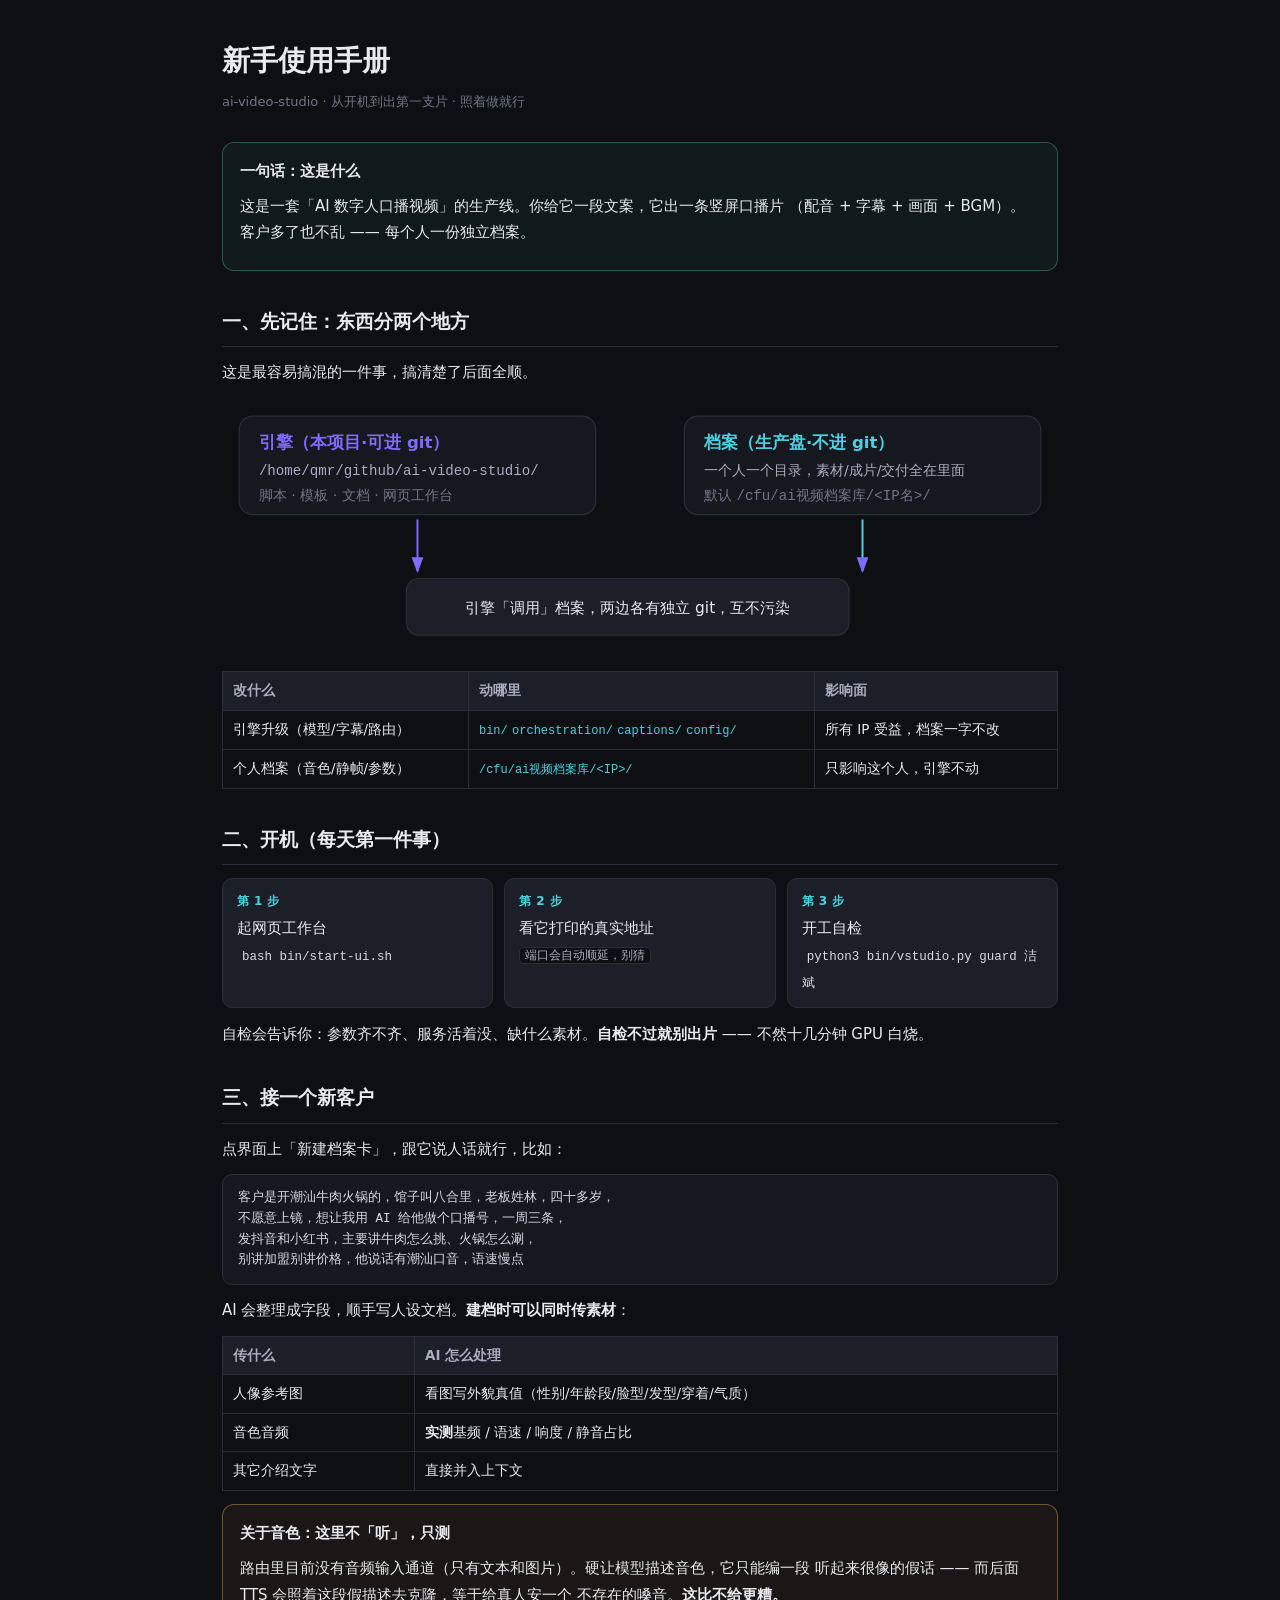
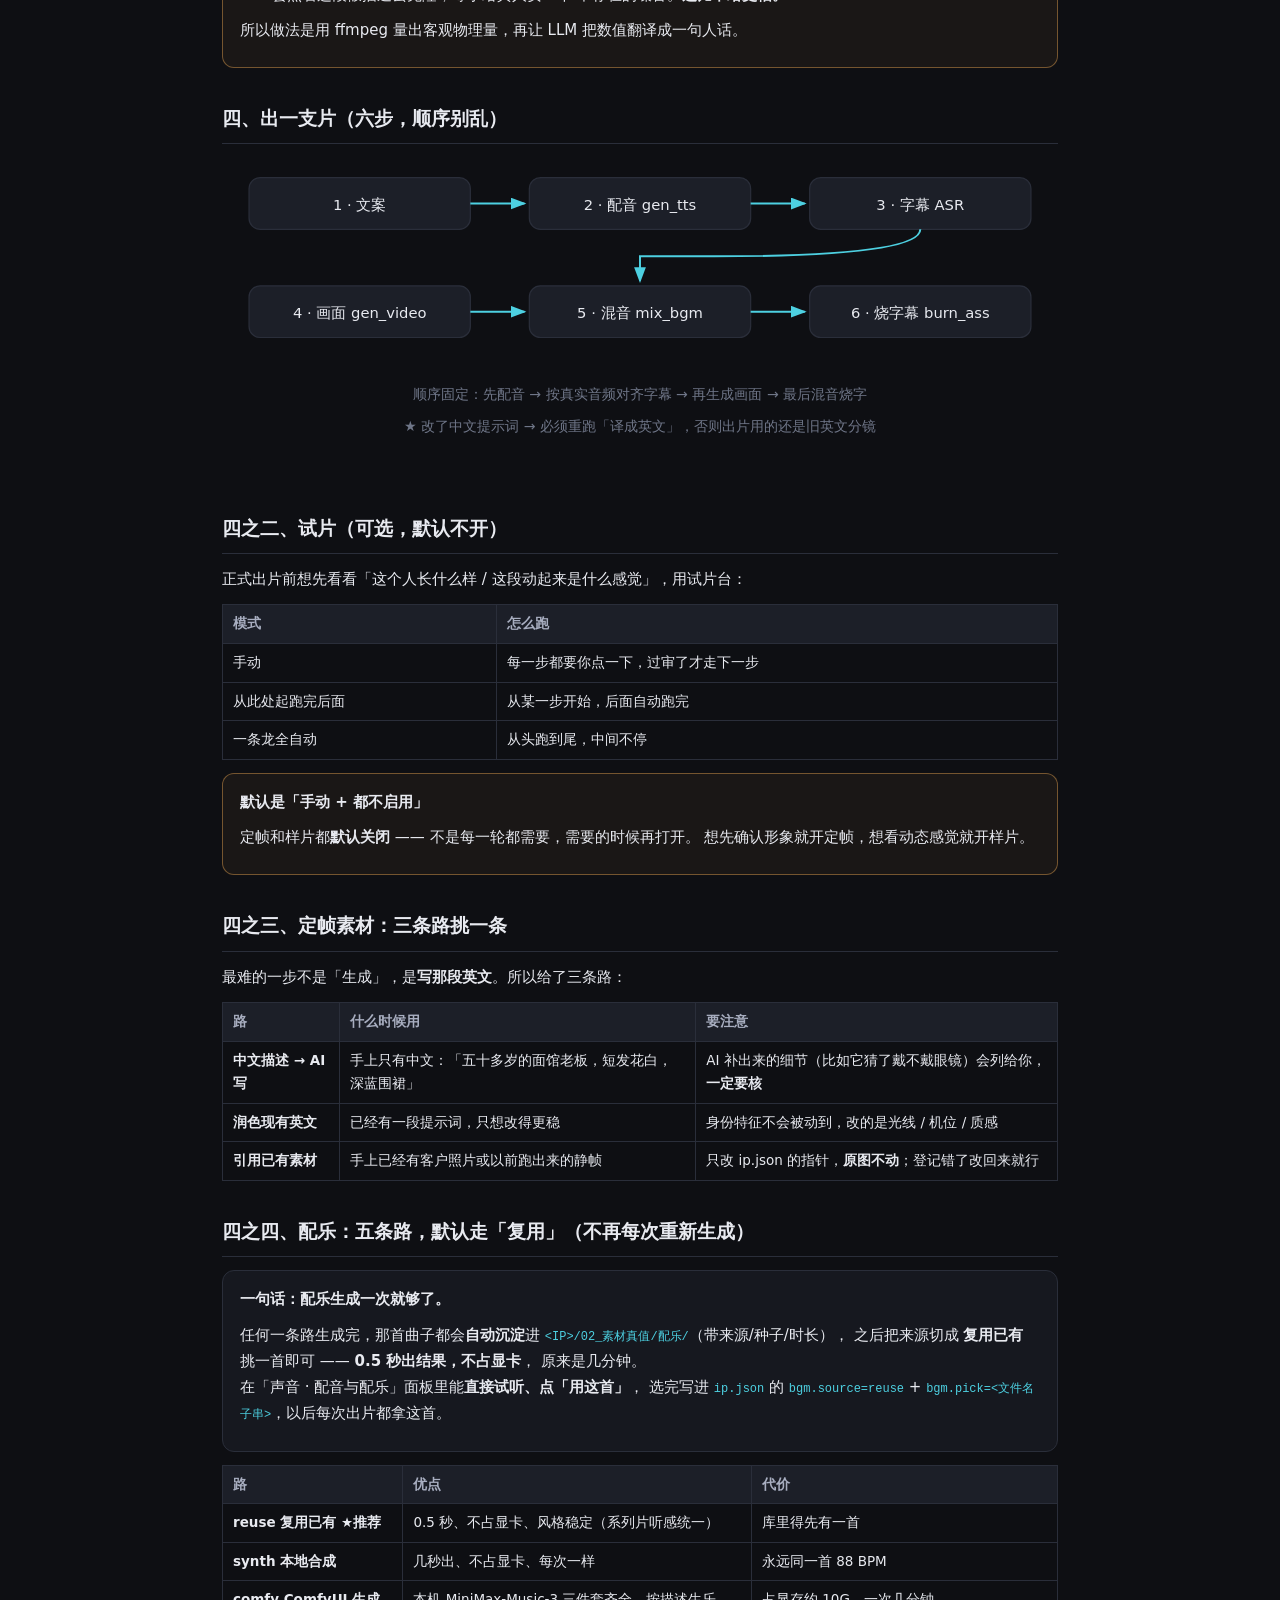
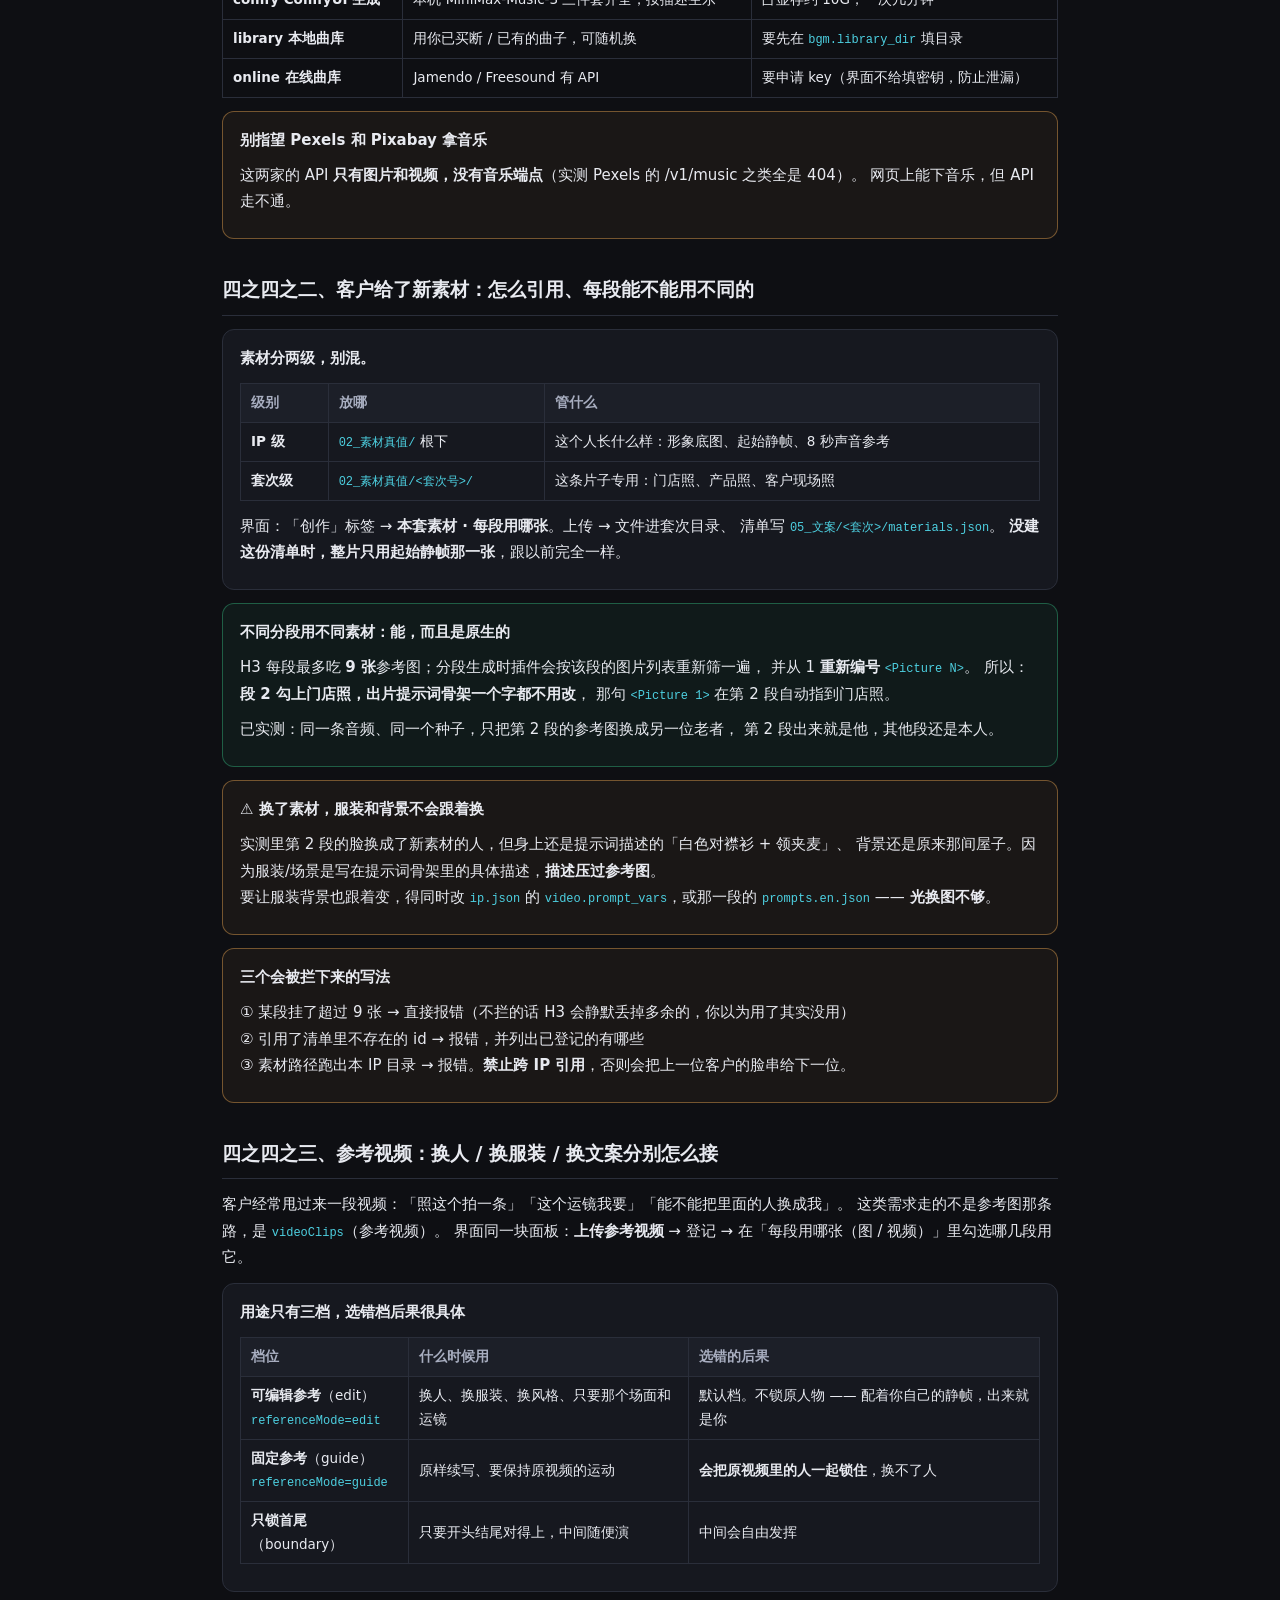
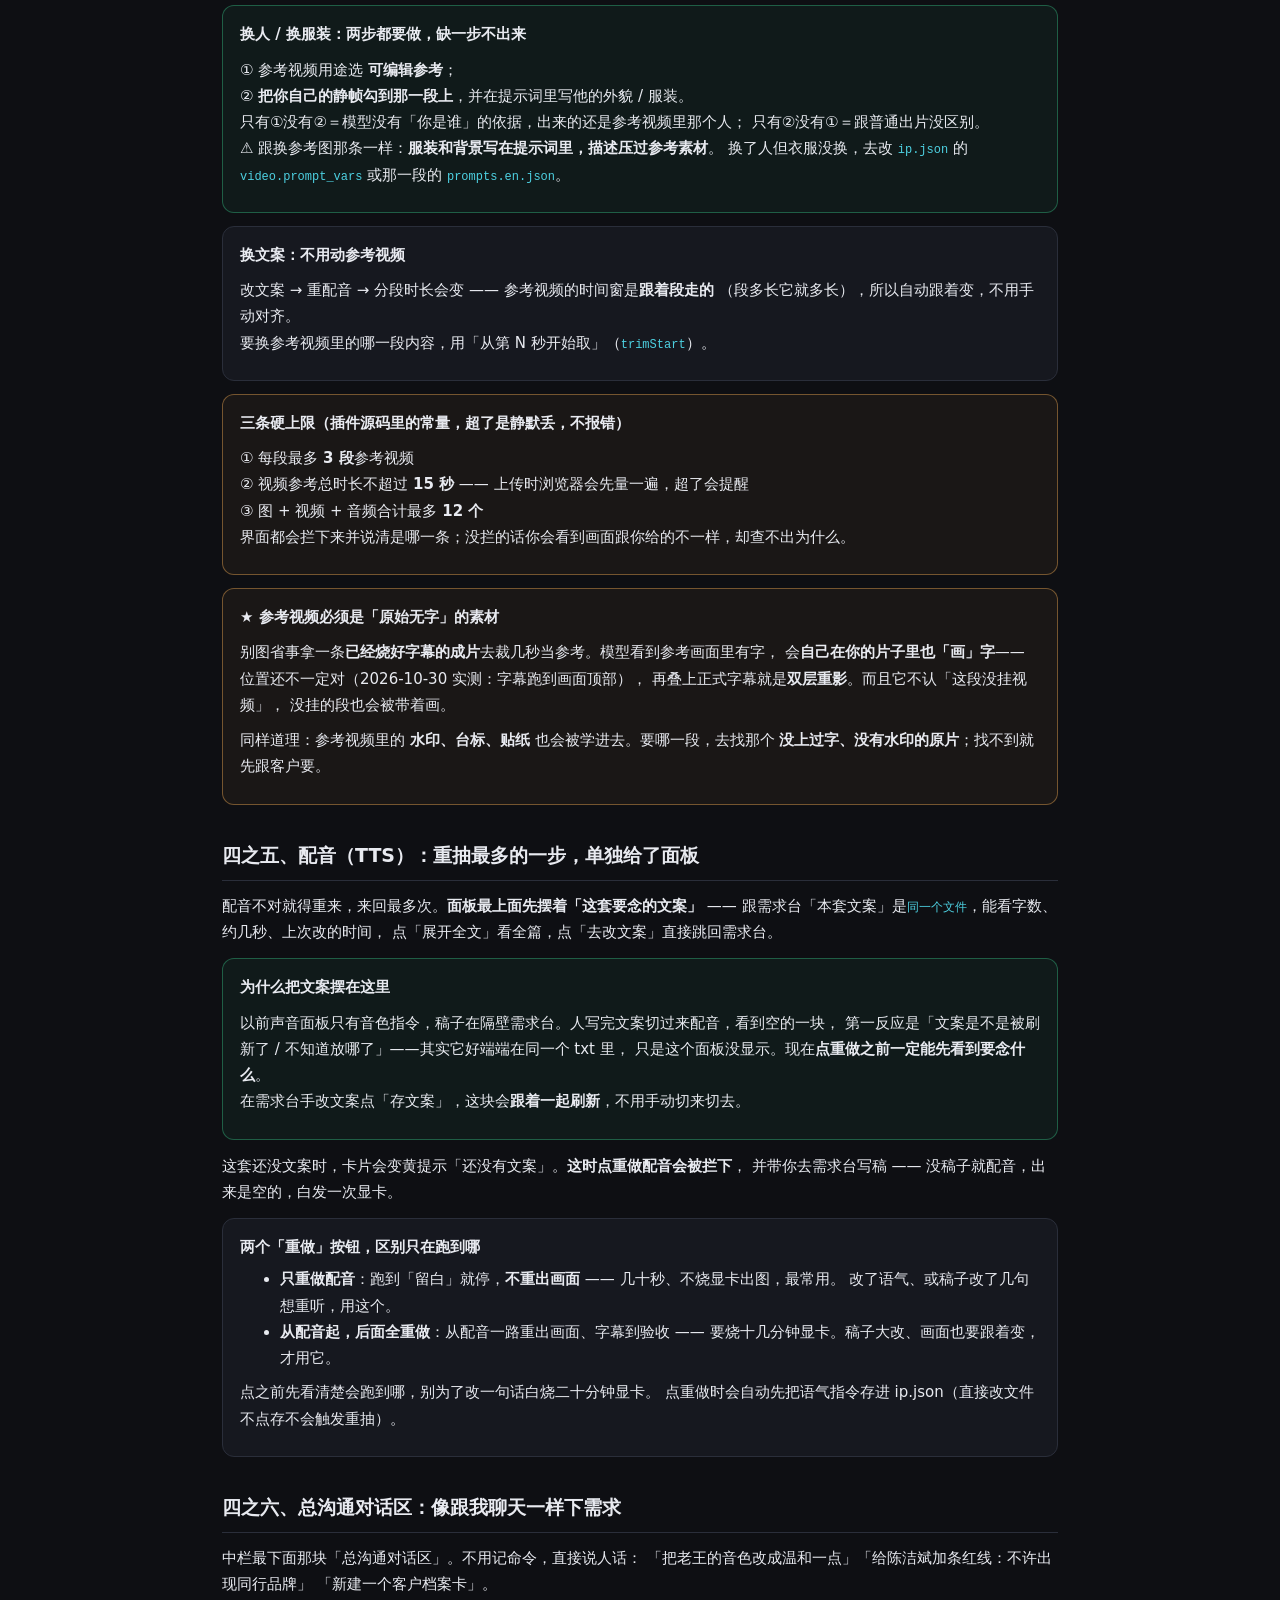
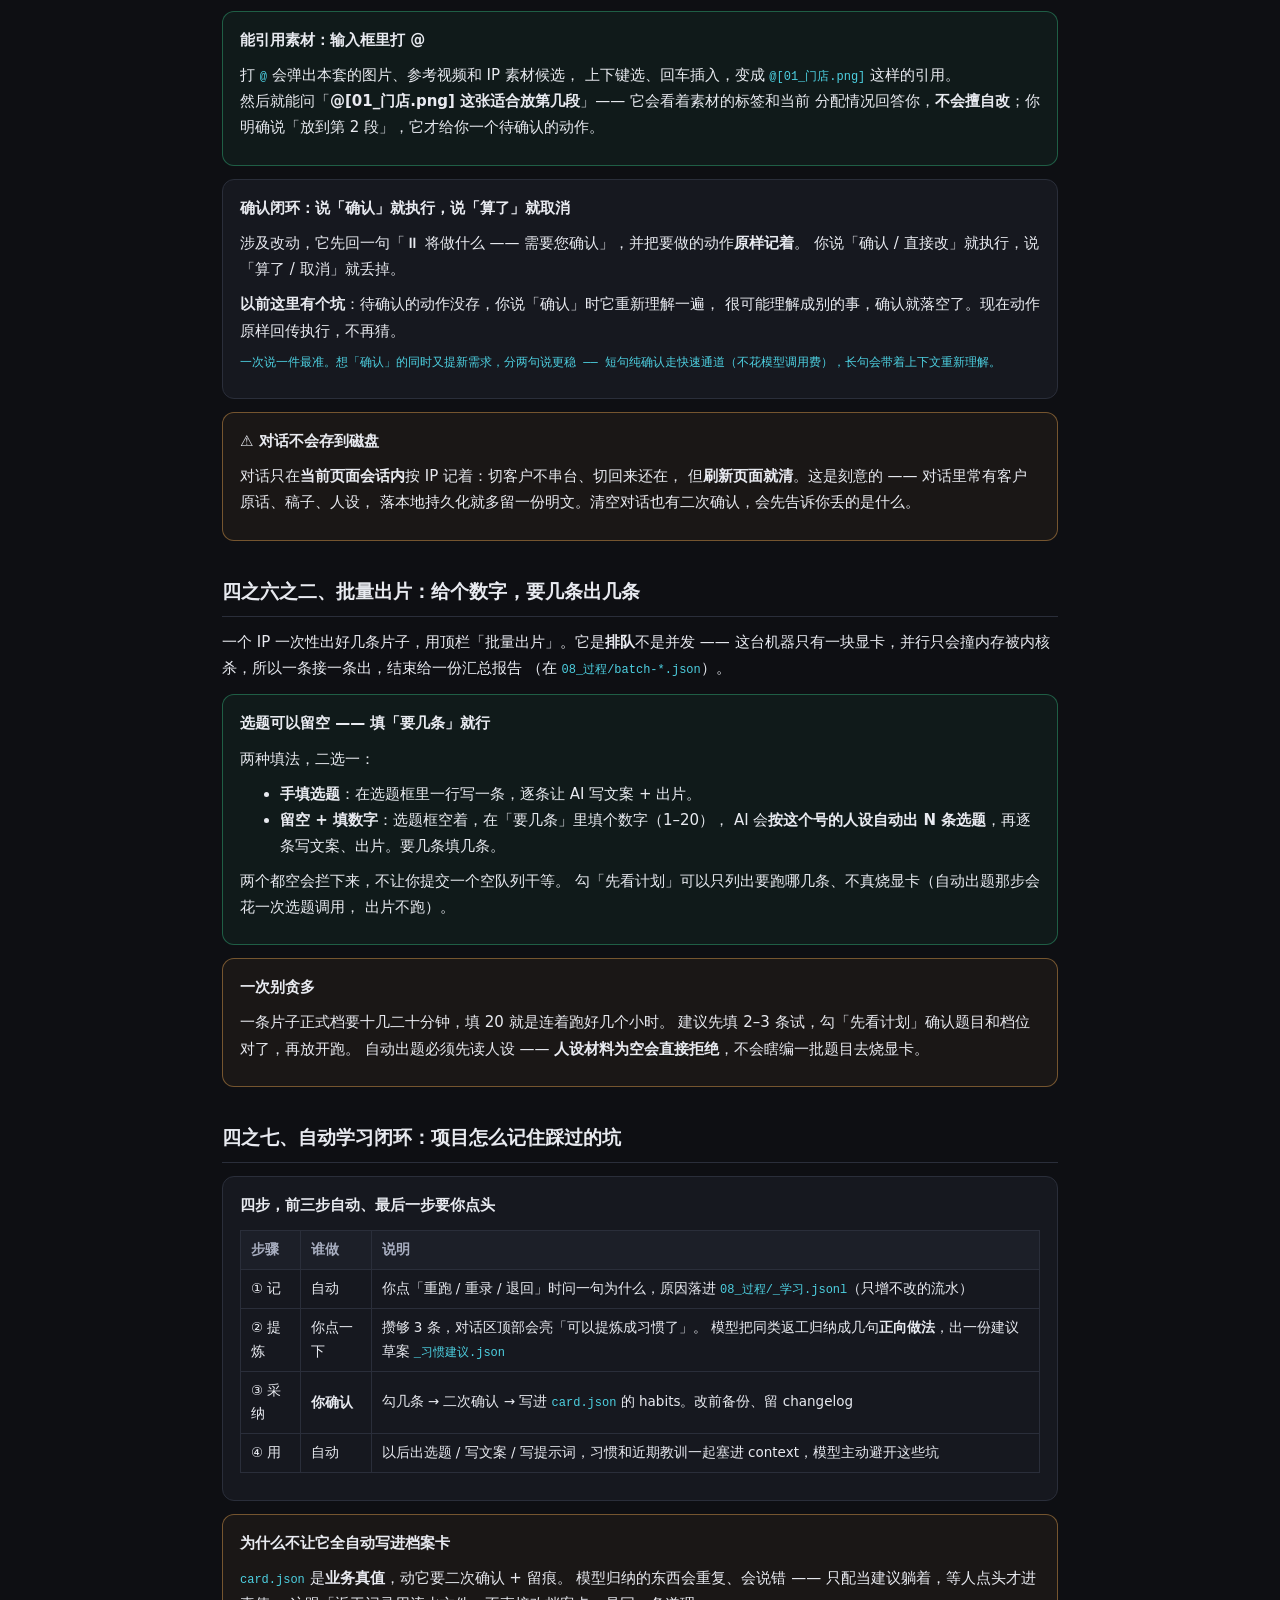
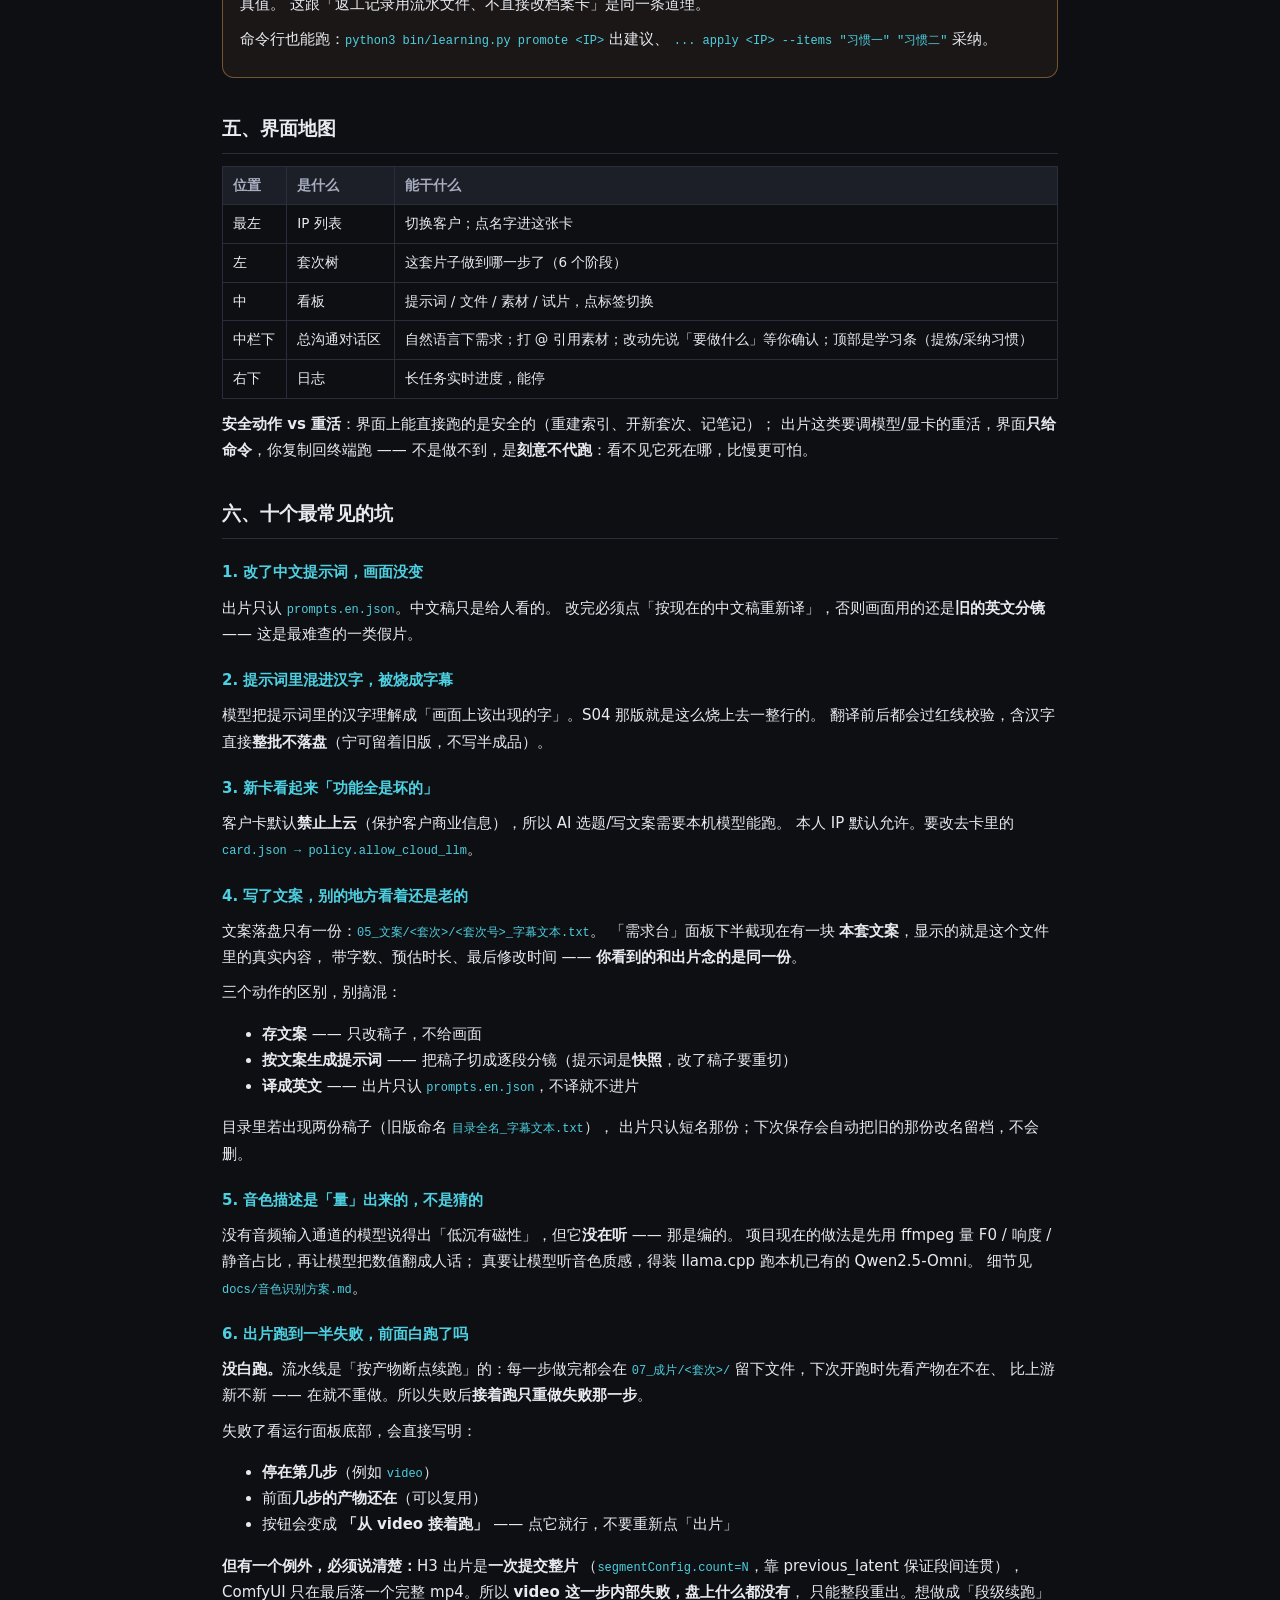
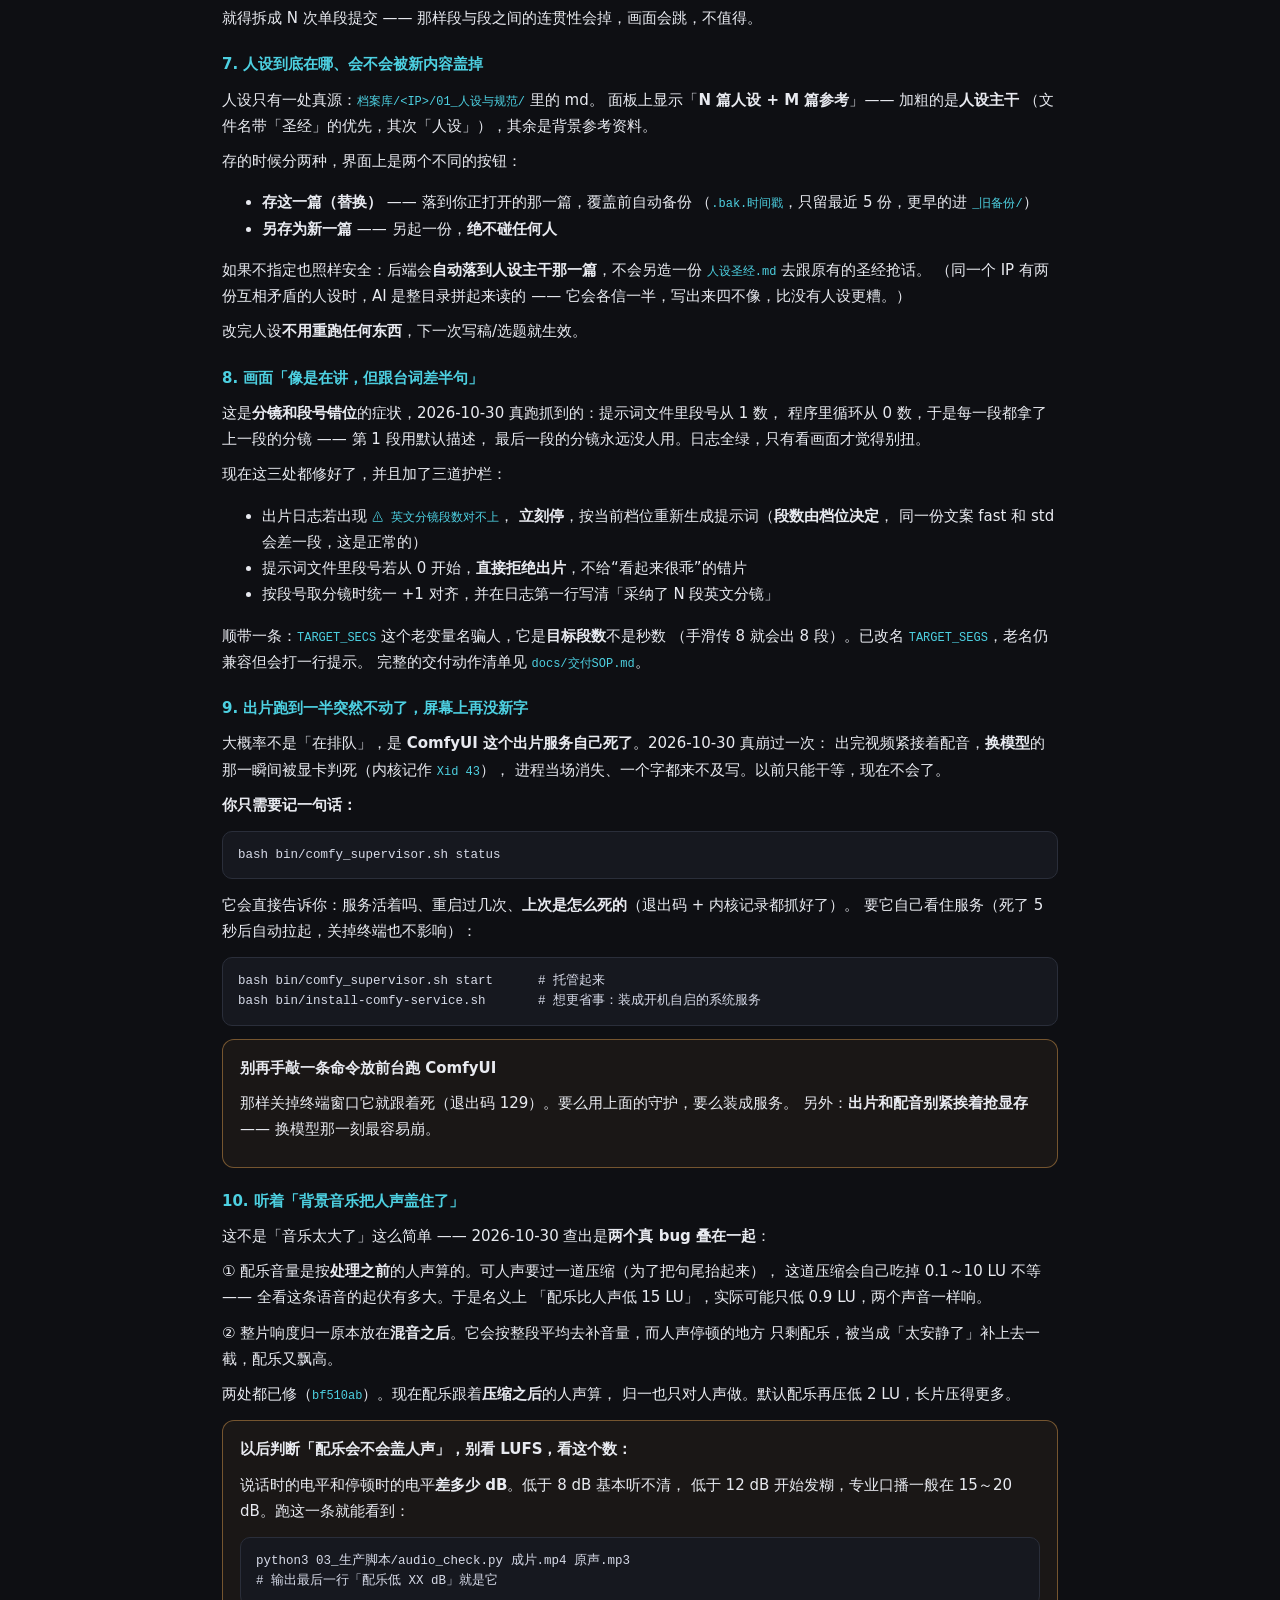
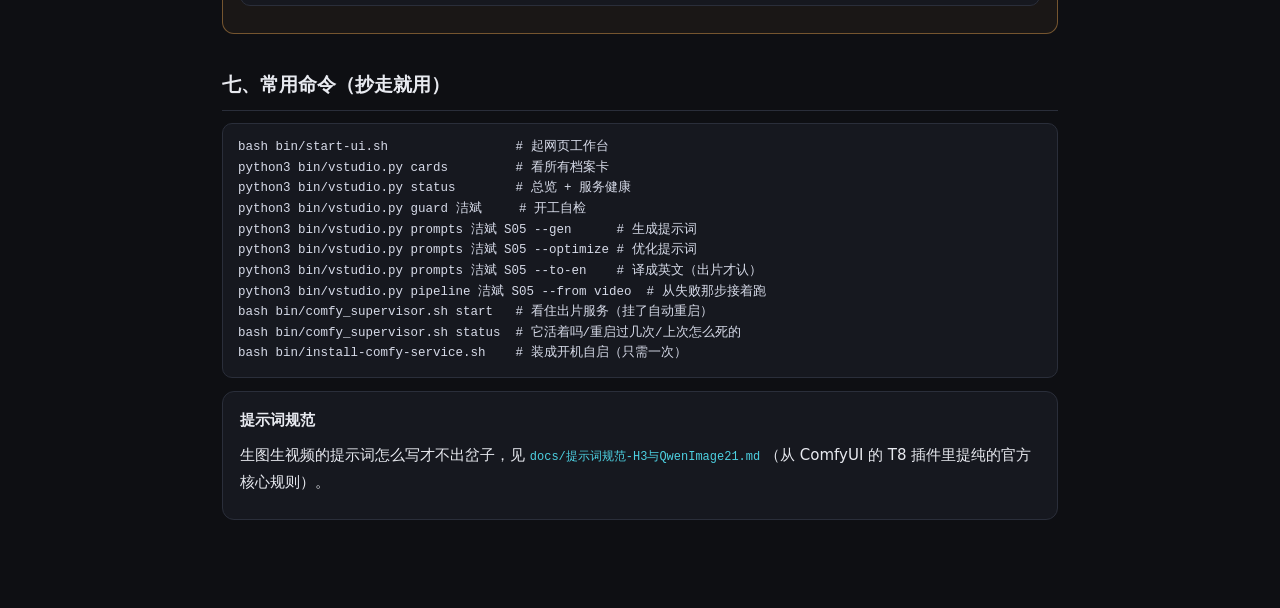
<file: docs/新手使用手册.html>
<!DOCTYPE html>
<html lang="zh-CN">
<head>
<meta charset="utf-8">
<meta name="viewport" content="width=device-width, initial-scale=1">
<title>新手使用手册 · ai-video-studio</title>
<style>
  :root{
    --bg:#0e0f13; --panel:#16181f; --panel2:#1c1f28; --line:#2a2e3a;
    --tx:#e8eaf0; --tx2:#a8aec0; --tx3:#6f7688;
    --acc:#7c6cff; --acc2:#4dd0e1; --ok:#3ddc97; --warn:#ffb457; --err:#ff5c7a;
    --mono:ui-monospace,SFMono-Regular,Menlo,Consolas,monospace;
  }
  *{box-sizing:border-box}
  body{margin:0;background:var(--bg);color:var(--tx);
    font:15px/1.75 system-ui,-apple-system,"PingFang SC","Microsoft YaHei",sans-serif;}
  .wrap{max-width:880px;margin:0 auto;padding:36px 22px 80px}
  h1{font-size:28px;margin:0 0 6px}
  .sub{color:var(--tx3);font-size:13px;margin-bottom:28px}
  h2{font-size:19px;margin:34px 0 12px;padding-bottom:8px;border-bottom:1px solid var(--line)}
  h3{font-size:15px;margin:20px 0 8px;color:var(--acc2)}
  p{margin:9px 0}
  code{font-family:var(--mono);font-size:12.5px;background:var(--panel2);
    padding:1.5px 5px;border-radius:4px;color:#d6dae8;}
  pre{background:var(--panel);border:1px solid var(--line);border-radius:10px;
    padding:13px 15px;overflow:auto;font-family:var(--mono);font-size:12.5px;line-height:1.65}
  pre code{background:none;padding:0}
  .card{background:var(--panel);border:1px solid var(--line);border-radius:12px;padding:15px 17px;margin:13px 0}
  .card.warn{border-color:rgba(255,180,87,.4);background:rgba(255,180,87,.05)}
  .card.bad{border-color:rgba(255,92,122,.42);background:rgba(255,92,122,.06)}
  .card.ok{border-color:rgba(61,220,151,.35);background:rgba(61,220,151,.05)}
  .grid{display:grid;grid-template-columns:repeat(auto-fit,minmax(210px,1fr));gap:11px;margin:13px 0}
  .step{background:var(--panel2);border:1px solid var(--line);border-radius:10px;padding:12px 14px}
  .step b{color:var(--acc2);display:block;font-size:12px;letter-spacing:.4px;margin-bottom:3px}
  .kbd{font-family:var(--mono);font-size:11.5px;background:var(--bg);
    border:1px solid var(--line);border-radius:4px;padding:1px 5px;color:var(--tx2)}
  .path{font-family:var(--mono);font-size:12px;color:var(--acc2)}
  svg{max-width:100%;height:auto;display:block;margin:14px auto}
  table{border-collapse:collapse;width:100%;margin:12px 0;font-size:13.5px}
  th,td{border:1px solid var(--line);padding:7px 10px;text-align:left}
  th{background:var(--panel2);color:var(--tx2);font-weight:600}
  .tag{display:inline-block;font-size:10.5px;padding:1px 7px;border-radius:999px;
    border:1px solid var(--line);color:var(--tx3);margin-left:6px}
</style>
</head>
<body>
<div class="wrap">

<h1>新手使用手册</h1>
<div class="sub">ai-video-studio · 从开机到出第一支片 · 照着做就行</div>

<div class="card ok">
<b>一句话：这是什么</b>
<p>这是一套「AI 数字人口播视频」的生产线。你给它一段文案，它出一条竖屏口播片
（配音 + 字幕 + 画面 + BGM）。客户多了也不乱 —— 每个人一份独立档案。</p>
</div>

<h2>一、先记住：东西分两个地方</h2>

<p>这是最容易搞混的一件事，搞清楚了后面全顺。</p>

<svg viewBox="0 0 680 210" xmlns="http://www.w3.org/2000/svg">
  <defs>
    <marker id="ar" markerWidth="9" markerHeight="9" refX="7" refY="3" orient="auto">
      <path d="M0,0 L0,6 L8,3 z" fill="#7c6cff"/>
    </marker>
  </defs>
  <rect x="14" y="14" width="290" height="80" rx="11" fill="#16181f" stroke="#2a2e3a"/>
  <text x="30" y="40" fill="#7c6cff" font-size="13.5" font-family="system-ui" font-weight="600">引擎（本项目·可进 git）</text>
  <text x="30" y="62" fill="#a8aec0" font-size="11.5" font-family="ui-monospace,monospace">/home/qmr/github/ai-video-studio/</text>
  <text x="30" y="82" fill="#6f7688" font-size="11.5" font-family="system-ui">脚本 · 模板 · 文档 · 网页工作台</text>

  <rect x="376" y="14" width="290" height="80" rx="11" fill="#16181f" stroke="#2a2e3a"/>
  <text x="392" y="40" fill="#4dd0e1" font-size="13.5" font-family="system-ui" font-weight="600">档案（生产盘·不进 git）</text>
  <text x="392" y="62" fill="#a8aec0" font-size="11.5" font-family="system-ui">一个人一个目录，素材/成片/交付全在里面</text>
  <text x="392" y="82" fill="#6f7688" font-size="11.5" font-family="system-ui">默认 <tspan font-family="ui-monospace,monospace">/cfu/ai视频档案库/&lt;IP名&gt;/</tspan></text>

  <line x1="159" y1="98" x2="159" y2="140" stroke="#7c6cff" stroke-width="1.6" marker-end="url(#ar)"/>
  <line x1="521" y1="98" x2="521" y2="140" stroke="#4dd0e1" stroke-width="1.6" marker-end="url(#ar)"/>

  <rect x="150" y="146" width="360" height="46" rx="10" fill="#1c1f28" stroke="#2a2e3a"/>
  <text x="330" y="174" fill="#e8eaf0" font-size="12.5" font-family="system-ui" text-anchor="middle">引擎「调用」档案，两边各有独立 git，互不污染</text>
</svg>

<table>
<tr><th>改什么</th><th>动哪里</th><th>影响面</th></tr>
<tr><td>引擎升级（模型/字幕/路由）</td><td><span class="path">bin/</span> <span class="path">orchestration/</span> <span class="path">captions/</span> <span class="path">config/</span></td><td>所有 IP 受益，档案一字不改</td></tr>
<tr><td>个人档案（音色/静帧/参数）</td><td><span class="path">/cfu/ai视频档案库/&lt;IP&gt;/</span></td><td>只影响这个人，引擎不动</td></tr>
</table>

<h2>二、开机（每天第一件事）</h2>

<div class="grid">
  <div class="step"><b>第 1 步</b>起网页工作台<br><code>bash bin/start-ui.sh</code></div>
  <div class="step"><b>第 2 步</b>看它打印的真实地址<br><span class="kbd">端口会自动顺延，别猜</span></div>
  <div class="step"><b>第 3 步</b>开工自检<br><code>python3 bin/vstudio.py guard 洁斌</code></div>
</div>

<p>自检会告诉你：参数齐不齐、服务活着没、缺什么素材。<b>自检不过就别出片</b>
—— 不然十几分钟 GPU 白烧。</p>

<h2>三、接一个新客户</h2>

<p>点界面上「新建档案卡」，跟它说人话就行，比如：</p>

<pre><code>客户是开潮汕牛肉火锅的，馆子叫八合里，老板姓林，四十多岁，
不愿意上镜，想让我用 AI 给他做个口播号，一周三条，
发抖音和小红书，主要讲牛肉怎么挑、火锅怎么涮，
别讲加盟别讲价格，他说话有潮汕口音，语速慢点</code></pre>

<p>AI 会整理成字段，顺手写人设文档。<b>建档时可以同时传素材</b>：</p>

<table>
<tr><th>传什么</th><th>AI 怎么处理</th></tr>
<tr><td>人像参考图</td><td>看图写外貌真值（性别/年龄段/脸型/发型/穿着/气质）</td></tr>
<tr><td>音色音频</td><td><b>实测</b>基频 / 语速 / 响度 / 静音占比</td></tr>
<tr><td>其它介绍文字</td><td>直接并入上下文</td></tr>
</table>

<div class="card warn">
<b>关于音色：这里不「听」，只测</b>
<p>路由里目前没有音频输入通道（只有文本和图片）。硬让模型描述音色，它只能编一段
听起来很像的假话 —— 而后面 TTS 会照着这段假描述去克隆，等于给真人安一个
不存在的嗓音。<b>这比不给更糟。</b></p>
<p>所以做法是用 ffmpeg 量出客观物理量，再让 LLM 把数值翻译成一句人话。</p>
</div>

<h2>四、出一支片（六步，顺序别乱）</h2>

<svg viewBox="0 0 680 260" xmlns="http://www.w3.org/2000/svg">
  <defs>
    <marker id="a2" markerWidth="9" markerHeight="9" refX="7" refY="3" orient="auto">
      <path d="M0,0 L0,6 L8,3 z" fill="#4dd0e1"/>
    </marker>
  </defs>
  <g font-family="system-ui" font-size="12">
    <rect x="22" y="16" width="180" height="42" rx="9" fill="#1c1f28" stroke="#2a2e3a"/>
    <text x="112" y="42" fill="#e8eaf0" text-anchor="middle">1 · 文案</text>

    <rect x="250" y="16" width="180" height="42" rx="9" fill="#1c1f28" stroke="#2a2e3a"/>
    <text x="340" y="42" fill="#e8eaf0" text-anchor="middle">2 · 配音 gen_tts</text>

    <rect x="478" y="16" width="180" height="42" rx="9" fill="#1c1f28" stroke="#2a2e3a"/>
    <text x="568" y="42" fill="#e8eaf0" text-anchor="middle">3 · 字幕 ASR</text>

    <rect x="250" y="104" width="180" height="42" rx="9" fill="#1c1f28" stroke="#2a2e3a"/>
    <text x="340" y="130" fill="#e8eaf0" text-anchor="middle">5 · 混音 mix_bgm</text>

    <rect x="22" y="104" width="180" height="42" rx="9" fill="#1c1f28" stroke="#2a2e3a"/>
    <text x="112" y="130" fill="#e8eaf0" text-anchor="middle">4 · 画面 gen_video</text>

    <rect x="478" y="104" width="180" height="42" rx="9" fill="#1c1f28" stroke="#2a2e3a"/>
    <text x="568" y="130" fill="#e8eaf0" text-anchor="middle">6 · 烧字幕 burn_ass</text>
  </g>
  <g stroke="#4dd0e1" stroke-width="1.6" fill="none" marker-end="url(#a2)">
    <path d="M202,37 L246,37"/>
    <path d="M430,37 L474,37"/>
    <path d="M568,58 Q568,80 400,80 L340,80 Q340,100 340,100"/>
    <path d="M202,125 L246,125"/>
    <path d="M430,125 L474,125"/>
  </g>
  <text x="340" y="196" fill="#6f7688" font-size="11.5" font-family="system-ui" text-anchor="middle">
    顺序固定：先配音 → 按真实音频对齐字幕 → 再生成画面 → 最后混音烧字
  </text>
  <text x="340" y="222" fill="#6f7688" font-size="11.5" font-family="system-ui" text-anchor="middle">
    ★ 改了中文提示词 → 必须重跑「译成英文」，否则出片用的还是旧英文分镜
  </text>
</svg>

<h2>四之二、试片（可选，默认不开）</h2>

<p>正式出片前想先看看「这个人长什么样 / 这段动起来是什么感觉」，用试片台：</p>

<table>
<tr><th>模式</th><th>怎么跑</th></tr>
<tr><td>手动</td><td>每一步都要你点一下，过审了才走下一步</td></tr>
<tr><td>从此处起跑完后面</td><td>从某一步开始，后面自动跑完</td></tr>
<tr><td>一条龙全自动</td><td>从头跑到尾，中间不停</td></tr>
</table>

<div class="card warn">
<b>默认是「手动 + 都不启用」</b>
<p>定帧和样片都<b>默认关闭</b> —— 不是每一轮都需要，需要的时候再打开。
想先确认形象就开定帧，想看动态感觉就开样片。</p>
</div>

<h2>四之三、定帧素材：三条路挑一条</h2>

<p>最难的一步不是「生成」，是<b>写那段英文</b>。所以给了三条路：</p>

<table>
<tr><th>路</th><th>什么时候用</th><th>要注意</th></tr>
<tr><td><b>中文描述 → AI 写</b></td><td>手上只有中文：「五十多岁的面馆老板，短发花白，深蓝围裙」</td>
    <td>AI 补出来的细节（比如它猜了戴不戴眼镜）会列给你，<b>一定要核</b></td></tr>
<tr><td><b>润色现有英文</b></td><td>已经有一段提示词，只想改得更稳</td>
    <td>身份特征不会被动到，改的是光线 / 机位 / 质感</td></tr>
<tr><td><b>引用已有素材</b></td><td>手上已经有客户照片或以前跑出来的静帧</td>
    <td>只改 ip.json 的指针，<b>原图不动</b>；登记错了改回来就行</td></tr>
</table>

<h2>四之四、配乐：五条路，默认走「复用」（不再每次重新生成）</h2>

<div class="card">
<b>一句话：配乐生成一次就够了。</b>
<p>任何一条路生成完，那首曲子都会<b>自动沉淀</b>进
<span class="path">&lt;IP&gt;/02_素材真值/配乐/</span>（带来源/种子/时长），
之后把来源切成 <b>复用已有</b> 挑一首即可 —— <b>0.5 秒出结果，不占显卡</b>，
原来是几分钟。<br>
在「声音 · 配音与配乐」面板里能<b>直接试听、点「用这首」</b>，
选完写进 <span class="path">ip.json</span> 的 <span class="path">bgm.source=reuse</span> +
<span class="path">bgm.pick=&lt;文件名子串&gt;</span>，以后每次出片都拿这首。</p>
</div>

<table>
<tr><th>路</th><th>优点</th><th>代价</th></tr>
<tr><td><b>reuse 复用已有 ★推荐</b></td><td>0.5 秒、不占显卡、风格稳定（系列片听感统一）</td><td>库里得先有一首</td></tr>
<tr><td><b>synth 本地合成</b></td><td>几秒出、不占显卡、每次一样</td><td>永远同一首 88 BPM</td></tr>
<tr><td><b>comfy ComfyUI 生成</b></td><td>本机 MiniMax-Music-3 三件套齐全，按描述生乐</td><td>占显存约 10G，一次几分钟</td></tr>
<tr><td><b>library 本地曲库</b></td><td>用你已买断 / 已有的曲子，可随机换</td><td>要先在 <span class="path">bgm.library_dir</span> 填目录</td></tr>
<tr><td><b>online 在线曲库</b></td><td>Jamendo / Freesound 有 API</td><td>要申请 key（界面不给填密钥，防止泄漏）</td></tr>
</table>

<div class="card warn">
<b>别指望 Pexels 和 Pixabay 拿音乐</b>
<p>这两家的 API <b>只有图片和视频，没有音乐端点</b>（实测 Pexels 的 /v1/music 之类全是 404）。
网页上能下音乐，但 API 走不通。</p>
</div>

<h2>四之四之二、客户给了新素材：怎么引用、每段能不能用不同的</h2>

<div class="card">
<b>素材分两级，别混。</b>
<table>
<tr><th>级别</th><th>放哪</th><th>管什么</th></tr>
<tr><td><b>IP 级</b></td><td><span class="path">02_素材真值/</span> 根下</td><td>这个人长什么样：形象底图、起始静帧、8 秒声音参考</td></tr>
<tr><td><b>套次级</b></td><td><span class="path">02_素材真值/&lt;套次号&gt;/</span></td><td>这条片子专用：门店照、产品照、客户现场照</td></tr>
</table>
<p>界面：「创作」标签 → <b>本套素材 · 每段用哪张</b>。上传 → 文件进套次目录、
清单写 <span class="path">05_文案/&lt;套次&gt;/materials.json</span>。
<b>没建这份清单时，整片只用起始静帧那一张</b>，跟以前完全一样。</p>
</div>

<div class="card ok">
<b>不同分段用不同素材：能，而且是原生的</b>
<p>H3 每段最多吃 <b>9 张</b>参考图；分段生成时插件会按该段的图片列表重新筛一遍，
并从 1 <b>重新编号</b> <span class="path">&lt;Picture N&gt;</span>。
所以：<b>段 2 勾上门店照，出片提示词骨架一个字都不用改</b>，
那句 <span class="path">&lt;Picture 1&gt;</span> 在第 2 段自动指到门店照。</p>
<p>已实测：同一条音频、同一个种子，只把第 2 段的参考图换成另一位老者，
第 2 段出来就是他，其他段还是本人。</p>
</div>

<div class="card warn">
<b>⚠ 换了素材，服装和背景不会跟着换</b>
<p>实测里第 2 段的脸换成了新素材的人，但身上还是提示词描述的「白色对襟衫 + 领夹麦」、
背景还是原来那间屋子。因为服装/场景是写在提示词骨架里的具体描述，<b>描述压过参考图</b>。<br>
要让服装背景也跟着变，得同时改 <span class="path">ip.json</span> 的
<span class="path">video.prompt_vars</span>，或那一段的
<span class="path">prompts.en.json</span> —— <b>光换图不够</b>。</p>
</div>

<div class="card warn">
<b>三个会被拦下来的写法</b>
<p>① 某段挂了超过 9 张 → 直接报错（不拦的话 H3 会静默丢掉多余的，你以为用了其实没用）<br>
② 引用了清单里不存在的 id → 报错，并列出已登记的有哪些<br>
③ 素材路径跑出本 IP 目录 → 报错。<b>禁止跨 IP 引用</b>，否则会把上一位客户的脸串给下一位。</p>
</div>

<h2>四之四之三、参考视频：换人 / 换服装 / 换文案分别怎么接</h2>

<p>客户经常甩过来一段视频：「照这个拍一条」「这个运镜我要」「能不能把里面的人换成我」。
这类需求走的不是参考图那条路，是 <span class="path">videoClips</span>（参考视频）。
界面同一块面板：<b>上传参考视频</b> → 登记 → 在「每段用哪张（图 / 视频）」里勾选哪几段用它。</p>

<div class="card">
<b>用途只有三档，选错档后果很具体</b>
<table>
<tr><th>档位</th><th>什么时候用</th><th>选错的后果</th></tr>
<tr><td><b>可编辑参考</b>（edit）<br><span class="path">referenceMode=edit</span></td>
    <td>换人、换服装、换风格、只要那个场面和运镜</td>
    <td>默认档。不锁原人物 —— 配着你自己的静帧，出来就是你</td></tr>
<tr><td><b>固定参考</b>（guide）<br><span class="path">referenceMode=guide</span></td>
    <td>原样续写、要保持原视频的运动</td>
    <td><b>会把原视频里的人一起锁住</b>，换不了人</td></tr>
<tr><td><b>只锁首尾</b>（boundary）</td>
    <td>只要开头结尾对得上，中间随便演</td>
    <td>中间会自由发挥</td></tr>
</table>
</div>

<div class="card ok">
<b>换人 / 换服装：两步都要做，缺一步不出来</b>
<p>① 参考视频用途选 <b>可编辑参考</b>；<br>
② <b>把你自己的静帧勾到那一段上</b>，并在提示词里写他的外貌 / 服装。<br>
只有①没有②＝模型没有「你是谁」的依据，出来的还是参考视频里那个人；
只有②没有①＝跟普通出片没区别。<br>
⚠ 跟换参考图那条一样：<b>服装和背景写在提示词里，描述压过参考素材</b>。
换了人但衣服没换，去改 <span class="path">ip.json</span> 的
<span class="path">video.prompt_vars</span> 或那一段的 <span class="path">prompts.en.json</span>。</p>
</div>

<div class="card">
<b>换文案：不用动参考视频</b>
<p>改文案 → 重配音 → 分段时长会变 —— 参考视频的时间窗是<b>跟着段走的</b>
（段多长它就多长），所以自动跟着变，不用手动对齐。<br>
要换参考视频里的哪一段内容，用「从第 N 秒开始取」（<span class="path">trimStart</span>）。</p>
</div>

<div class="card warn">
<b>三条硬上限（插件源码里的常量，超了是静默丢，不报错）</b>
<p>① 每段最多 <b>3 段</b>参考视频<br>
② 视频参考总时长不超过 <b>15 秒</b> —— 上传时浏览器会先量一遍，超了会提醒<br>
③ 图 + 视频 + 音频合计最多 <b>12 个</b><br>
界面都会拦下来并说清是哪一条；没拦的话你会看到画面跟你给的不一样，却查不出为什么。</p>
</div>

<div class="card warn">
<b>★ 参考视频必须是「原始无字」的素材</b>
<p>别图省事拿一条<b>已经烧好字幕的成片</b>去裁几秒当参考。模型看到参考画面里有字，
会<b>自己在你的片子里也「画」字</b>—— 位置还不一定对（2026-10-30 实测：字幕跑到画面顶部），
再叠上正式字幕就是<b>双层重影</b>。而且它不认「这段没挂视频」，
没挂的段也会被带着画。</p>
<p>同样道理：参考视频里的 <b>水印、台标、贴纸</b> 也会被学进去。要哪一段，去找那个
<b>没上过字、没有水印的原片</b>；找不到就先跟客户要。</p>
</div>

<h2>四之五、配音（TTS）：重抽最多的一步，单独给了面板</h2>

<p>配音不对就得重来，来回最多次。<b>面板最上面先摆着「这套要念的文案」</b> ——
跟需求台「本套文案」是<span class="path">同一个文件</span>，能看字数、约几秒、上次改的时间，
点「展开全文」看全篇，点「去改文案」直接跳回需求台。</p>

<div class="card ok">
<b>为什么把文案摆在这里</b>
<p>以前声音面板只有音色指令，稿子在隔壁需求台。人写完文案切过来配音，看到空的一块，
第一反应是「文案是不是被刷新了 / 不知道放哪了」——其实它好端端在同一个 txt 里，
只是这个面板没显示。现在<b>点重做之前一定能先看到要念什么</b>。<br>
在需求台手改文案点「存文案」，这块会<b>跟着一起刷新</b>，不用手动切来切去。</p>
</div>

<p>这套还没文案时，卡片会变黄提示「还没有文案」。<b>这时点重做配音会被拦下</b>，
并带你去需求台写稿 —— 没稿子就配音，出来是空的，白发一次显卡。</p>

<div class="card">
<b>两个「重做」按钮，区别只在跑到哪</b>
<ul style="margin:6px 0 0">
<li><b>只重做配音</b>：跑到「留白」就停，<b>不重出画面</b> —— 几十秒、不烧显卡出图，最常用。
  改了语气、或稿子改了几句想重听，用这个。</li>
<li><b>从配音起，后面全重做</b>：从配音一路重出画面、字幕到验收 ——
  要烧十几分钟显卡。稿子大改、画面也要跟着变，才用它。</li>
</ul>
<p style="margin-top:8px">点之前先看清楚会跑到哪，别为了改一句话白烧二十分钟显卡。
点重做时会自动先把语气指令存进 ip.json（直接改文件不点存不会触发重抽）。</p>
</div>

<h2>四之六、总沟通对话区：像跟我聊天一样下需求</h2>

<p>中栏最下面那块「总沟通对话区」。不用记命令，直接说人话：
「把老王的音色改成温和一点」「给陈洁斌加条红线：不许出现同行品牌」
「新建一个客户档案卡」。</p>

<div class="card ok">
<b>能引用素材：输入框里打 @</b>
<p>打 <span class="path">@</span> 会弹出本套的图片、参考视频和 IP 素材候选，
上下键选、回车插入，变成 <span class="path">@[01_门店.png]</span> 这样的引用。<br>
然后就能问「<b>@[01_门店.png] 这张适合放第几段</b>」—— 它会看着素材的标签和当前
分配情况回答你，<b>不会擅自改</b>；你明确说「放到第 2 段」，它才给你一个待确认的动作。</p>
</div>

<div class="card">
<b>确认闭环：说「确认」就执行，说「算了」就取消</b>
<p>涉及改动，它先回一句「⏸ 将做什么 —— 需要您确认」，并把要做的动作<b>原样记着</b>。
你说「确认 / 直接改」就执行，说「算了 / 取消」就丢掉。</p>
<p><b>以前这里有个坑</b>：待确认的动作没存，你说「确认」时它重新理解一遍，
很可能理解成别的事，确认就落空了。现在动作原样回传执行，不再猜。</p>
<p class="path">一次说一件最准。想「确认」的同时又提新需求，分两句说更稳 ——
短句纯确认走快速通道（不花模型调用费），长句会带着上下文重新理解。</p>
</div>

<div class="card warn">
<b>⚠ 对话不会存到磁盘</b>
<p>对话只在<b>当前页面会话内</b>按 IP 记着：切客户不串台、切回来还在，
但<b>刷新页面就清</b>。这是刻意的 —— 对话里常有客户原话、稿子、人设，
落本地持久化就多留一份明文。清空对话也有二次确认，会先告诉你丢的是什么。</p>
</div>

<h2>四之六之二、批量出片：给个数字，要几条出几条</h2>

<p>一个 IP 一次性出好几条片子，用顶栏「批量出片」。它是<b>排队</b>不是并发 ——
这台机器只有一块显卡，并行只会撞内存被内核杀，所以一条接一条出，结束给一份汇总报告
（在 <span class="path">08_过程/batch-*.json</span>）。</p>

<div class="card ok">
<b>选题可以留空 —— 填「要几条」就行</b>
<p>两种填法，二选一：</p>
<ul style="margin:6px 0 0">
<li><b>手填选题</b>：在选题框里一行写一条，逐条让 AI 写文案 + 出片。</li>
<li><b>留空 + 填数字</b>：选题框空着，在「要几条」里填个数字（1–20），
  AI 会<b>按这个号的人设自动出 N 条选题</b>，再逐条写文案、出片。要几条填几条。</li>
</ul>
<p style="margin-top:8px">两个都空会拦下来，不让你提交一个空队列干等。
勾「先看计划」可以只列出要跑哪几条、不真烧显卡（自动出题那步会花一次选题调用，
出片不跑）。</p>
</div>

<div class="card warn">
<b>一次别贪多</b>
<p>一条片子正式档要十几二十分钟，填 20 就是连着跑好几个小时。
建议先填 2–3 条试，勾「先看计划」确认题目和档位对了，再放开跑。
自动出题必须先读人设 —— <b>人设材料为空会直接拒绝</b>，不会瞎编一批题目去烧显卡。</p>
</div>

<h2>四之七、自动学习闭环：项目怎么记住踩过的坑</h2>

<div class="card">
<b>四步，前三步自动、最后一步要你点头</b>
<table>
<tr><th>步骤</th><th>谁做</th><th>说明</th></tr>
<tr><td>① 记</td><td>自动</td><td>你点「重跑 / 重录 / 退回」时问一句为什么，原因落进
    <span class="path">08_过程/_学习.jsonl</span>（只增不改的流水）</td></tr>
<tr><td>② 提炼</td><td>你点一下</td><td>攒够 3 条，对话区顶部会亮「可以提炼成习惯了」。
    模型把同类返工归纳成几句<b>正向做法</b>，出一份建议草案
    <span class="path">_习惯建议.json</span></td></tr>
<tr><td>③ 采纳</td><td><b>你确认</b></td><td>勾几条 → 二次确认 → 写进
    <span class="path">card.json</span> 的 habits。改前备份、留 changelog</td></tr>
<tr><td>④ 用</td><td>自动</td><td>以后出选题 / 写文案 / 写提示词，习惯和近期教训一起塞进
    context，模型主动避开这些坑</td></tr>
</table>
</div>

<div class="card warn">
<b>为什么不让它全自动写进档案卡</b>
<p><span class="path">card.json</span> 是<b>业务真值</b>，动它要二次确认 + 留痕。
模型归纳的东西会重复、会说错 —— 只配当建议躺着，等人点头才进真值。
这跟「返工记录用流水文件、不直接改档案卡」是同一条道理。</p>
<p>命令行也能跑：<span class="path">python3 bin/learning.py promote &lt;IP&gt;</span> 出建议、
<span class="path">... apply &lt;IP&gt; --items "习惯一" "习惯二"</span> 采纳。</p>
</div>

<h2>五、界面地图</h2>

<table>
<tr><th>位置</th><th>是什么</th><th>能干什么</th></tr>
<tr><td>最左</td><td>IP 列表</td><td>切换客户；点名字进这张卡</td></tr>
<tr><td>左</td><td>套次树</td><td>这套片子做到哪一步了（6 个阶段）</td></tr>
<tr><td>中</td><td>看板</td><td>提示词 / 文件 / 素材 / 试片，点标签切换</td></tr>
<tr><td>中栏下</td><td>总沟通对话区</td><td>自然语言下需求；打 @ 引用素材；改动先说「要做什么」等你确认；顶部是学习条（提炼/采纳习惯）</td></tr>
<tr><td>右下</td><td>日志</td><td>长任务实时进度，能停</td></tr>
</table>

<p><b>安全动作 vs 重活</b>：界面上能直接跑的是安全的（重建索引、开新套次、记笔记）；
出片这类要调模型/显卡的重活，界面<b>只给命令</b>，你复制回终端跑 ——
不是做不到，是<b>刻意不代跑</b>：看不见它死在哪，比慢更可怕。</p>

<h2>六、十个最常见的坑</h2>

<h3>1. 改了中文提示词，画面没变</h3>
<p>出片只认 <span class="path">prompts.en.json</span>。中文稿只是给人看的。
改完必须点「按现在的中文稿重新译」，否则画面用的还是<b>旧的英文分镜</b>
—— 这是最难查的一类假片。</p>

<h3>2. 提示词里混进汉字，被烧成字幕</h3>
<p>模型把提示词里的汉字理解成「画面上该出现的字」。S04 那版就是这么烧上去一整行的。
翻译前后都会过红线校验，含汉字直接<b>整批不落盘</b>（宁可留着旧版，不写半成品）。</p>

<h3>3. 新卡看起来「功能全是坏的」</h3>
<p>客户卡默认<b>禁止上云</b>（保护客户商业信息），所以 AI 选题/写文案需要本机模型能跑。
本人 IP 默认允许。要改去卡里的 <span class="path">card.json → policy.allow_cloud_llm</span>。</p>

<h3>4. 写了文案，别的地方看着还是老的</h3>
<p>文案落盘只有一份：<span class="path">05_文案/&lt;套次&gt;/&lt;套次号&gt;_字幕文本.txt</span>。
「需求台」面板下半截现在有一块 <b>本套文案</b>，显示的就是这个文件里的真实内容，
带字数、预估时长、最后修改时间 —— <b>你看到的和出片念的是同一份</b>。</p>
<p>三个动作的区别，别搞混：</p>
<ul>
  <li><b>存文案</b> —— 只改稿子，不给画面</li>
  <li><b>按文案生成提示词</b> —— 把稿子切成逐段分镜（提示词是<b>快照</b>，改了稿子要重切）</li>
  <li><b>译成英文</b> —— 出片只认 <span class="path">prompts.en.json</span>，不译就不进片</li>
</ul>
<p>目录里若出现两份稿子（旧版命名 <span class="path">目录全名_字幕文本.txt</span>），
出片只认短名那份；下次保存会自动把旧的那份改名留档，不会删。</p>

<h3>5. 音色描述是「量」出来的，不是猜的</h3>
<p>没有音频输入通道的模型说得出「低沉有磁性」，但它<b>没在听</b> —— 那是编的。
项目现在的做法是先用 ffmpeg 量 F0 / 响度 / 静音占比，再让模型把数值翻成人话；
真要让模型听音色质感，得装 llama.cpp 跑本机已有的 Qwen2.5-Omni。
细节见 <span class="path">docs/音色识别方案.md</span>。</p>

<h3>6. 出片跑到一半失败，前面白跑了吗</h3>
<p><b>没白跑。</b>流水线是「按产物断点续跑」的：每一步做完都会在
<span class="path">07_成片/&lt;套次&gt;/</span> 留下文件，下次开跑时先看产物在不在、
比上游新不新 —— 在就不重做。所以失败后<b>接着跑只重做失败那一步</b>。</p>
<p>失败了看运行面板底部，会直接写明：</p>
<ul>
  <li><b>停在第几步</b>（例如 <span class="path">video</span>）</li>
  <li>前面<b>几步的产物还在</b>（可以复用）</li>
  <li>按钮会变成 <b>「从 video 接着跑」</b> —— 点它就行，不要重新点「出片」</li>
</ul>
<p><b>但有一个例外，必须说清楚：</b>H3 出片是<b>一次提交整片</b>
（<span class="path">segmentConfig.count=N</span>，靠 previous_latent 保证段间连贯），
ComfyUI 只在最后落一个完整 mp4。所以 <b>video 这一步内部失败，盘上什么都没有</b>，
只能整段重出。想做成「段级续跑」就得拆成 N 次单段提交 ——
那样段与段之间的连贯性会掉，画面会跳，不值得。</p>
<h3>7. 人设到底在哪、会不会被新内容盖掉</h3>
<p>人设只有一处真源：<span class="path">档案库/&lt;IP&gt;/01_人设与规范/</span> 里的 md。
面板上显示「<b>N 篇人设 + M 篇参考</b>」—— 加粗的是<b>人设主干</b>
（文件名带「圣经」的优先，其次「人设」），其余是背景参考资料。</p>
<p>存的时候分两种，界面上是两个不同的按钮：</p>
<ul>
  <li><b>存这一篇（替换）</b> —— 落到你正打开的那一篇，覆盖前自动备份
      （<span class="path">.bak.时间戳</span>，只留最近 5 份，更早的进 <span class="path">_旧备份/</span>）</li>
  <li><b>另存为新一篇</b> —— 另起一份，<b>绝不碰任何人</b></li>
</ul>
<p>如果不指定也照样安全：后端会<b>自动落到人设主干那一篇</b>，不会另造一份
<span class="path">人设圣经.md</span> 去跟原有的圣经抢话。
（同一个 IP 有两份互相矛盾的人设时，AI 是整目录拼起来读的 ——
它会各信一半，写出来四不像，比没有人设更糟。）</p>
<p>改完人设<b>不用重跑任何东西</b>，下一次写稿/选题就生效。</p>

<h3>8. 画面「像是在讲，但跟台词差半句」</h3>
<p>这是<b>分镜和段号错位</b>的症状，2026-10-30 真跑抓到的：提示词文件里段号从 1 数，
程序里循环从 0 数，于是每一段都拿了上一段的分镜 —— 第 1 段用默认描述，
最后一段的分镜永远没人用。日志全绿，只有看画面才觉得别扭。</p>
<p>现在这三处都修好了，并且加了三道护栏：</p>
<ul>
  <li>出片日志若出现 <span class="path">⚠ 英文分镜段数对不上</span>，
      <b>立刻停</b>，按当前档位重新生成提示词（<b>段数由档位决定</b>，
      同一份文案 fast 和 std 会差一段，这是正常的）</li>
  <li>提示词文件里段号若从 0 开始，<b>直接拒绝出片</b>，不给“看起来很乖”的错片</li>
  <li>按段号取分镜时统一 +1 对齐，并在日志第一行写清「采纳了 N 段英文分镜」</li>
</ul>
<p>顺带一条：<span class="path">TARGET_SECS</span> 这个老变量名骗人，它是<b>目标段数</b>不是秒数
（手滑传 8 就会出 8 段）。已改名 <span class="path">TARGET_SEGS</span>，老名仍兼容但会打一行提示。
完整的交付动作清单见 <span class="path">docs/交付SOP.md</span>。</p>

<h3>9. 出片跑到一半突然不动了，屏幕上再没新字</h3>
<p>大概率不是「在排队」，是 <b>ComfyUI 这个出片服务自己死了</b>。2026-10-30 真崩过一次：
出完视频紧接着配音，<b>换模型</b>的那一瞬间被显卡判死（内核记作 <span class="path">Xid 43</span>），
进程当场消失、一个字都来不及写。以前只能干等，现在不会了。</p>
<p><b>你只需要记一句话：</b></p>
<pre><code>bash bin/comfy_supervisor.sh status</code></pre>
<p>它会直接告诉你：服务活着吗、重启过几次、<b>上次是怎么死的</b>（退出码 + 内核记录都抓好了）。
要它自己看住服务（死了 5 秒后自动拉起，关掉终端也不影响）：</p>
<pre><code>bash bin/comfy_supervisor.sh start      # 托管起来
bash bin/install-comfy-service.sh       # 想更省事：装成开机自启的系统服务</code></pre>
<div class="card warn">
<b>别再手敲一条命令放前台跑 ComfyUI</b>
<p>那样关掉终端窗口它就跟着死（退出码 129）。要么用上面的守护，要么装成服务。
另外：<b>出片和配音别紧挨着抢显存</b> —— 换模型那一刻最容易崩。</p>
</div>

<h3>10. 听着「背景音乐把人声盖住了」</h3>
<p>这不是「音乐太大了」这么简单 —— 2026-10-30 查出是<b>两个真 bug 叠在一起</b>：</p>
<p>① 配乐音量是按<b>处理之前</b>的人声算的。可人声要过一道压缩（为了把句尾抬起来），
这道压缩会自己吃掉 0.1～10 LU 不等 —— 全看这条语音的起伏有多大。于是名义上
「配乐比人声低 15 LU」，实际可能只低 0.9 LU，两个声音一样响。</p>
<p>② 整片响度归一原本放在<b>混音之后</b>。它会按整段平均去补音量，而人声停顿的地方
只剩配乐，被当成「太安静了」补上去一截，配乐又飘高。</p>
<p>两处都已修（<span class="path">bf510ab</span>）。现在配乐跟着<b>压缩之后</b>的人声算，
归一也只对人声做。默认配乐再压低 2 LU，长片压得更多。</p>
<div class="card warn">
<b>以后判断「配乐会不会盖人声」，别看 LUFS，看这个数：</b>
<p>说话时的电平和停顿时的电平<b>差多少 dB</b>。低于 8 dB 基本听不清，
低于 12 dB 开始发糊，专业口播一般在 15～20 dB。跑这一条就能看到：</p>
<pre><code>python3 03_生产脚本/audio_check.py 成片.mp4 原声.mp3
# 输出最后一行「配乐低 XX dB」就是它</code></pre>
</div>

<h2>七、常用命令（抄走就用）</h2>

<pre><code>bash bin/start-ui.sh                 # 起网页工作台
python3 bin/vstudio.py cards         # 看所有档案卡
python3 bin/vstudio.py status        # 总览 + 服务健康
python3 bin/vstudio.py guard 洁斌     # 开工自检
python3 bin/vstudio.py prompts 洁斌 S05 --gen      # 生成提示词
python3 bin/vstudio.py prompts 洁斌 S05 --optimize # 优化提示词
python3 bin/vstudio.py prompts 洁斌 S05 --to-en    # 译成英文（出片才认）
python3 bin/vstudio.py pipeline 洁斌 S05 --from video  # 从失败那步接着跑
bash bin/comfy_supervisor.sh start   # 看住出片服务（挂了自动重启）
bash bin/comfy_supervisor.sh status  # 它活着吗/重启过几次/上次怎么死的
bash bin/install-comfy-service.sh    # 装成开机自启（只需一次）
</code></pre>

<div class="card">
<b>提示词规范</b>
<p>生图生视频的提示词怎么写才不出岔子，见
<span class="path">docs/提示词规范-H3与QwenImage21.md</span>
（从 ComfyUI 的 T8 插件里提纯的官方核心规则）。</p>
</div>

</div>
</body>
</html>
</file>
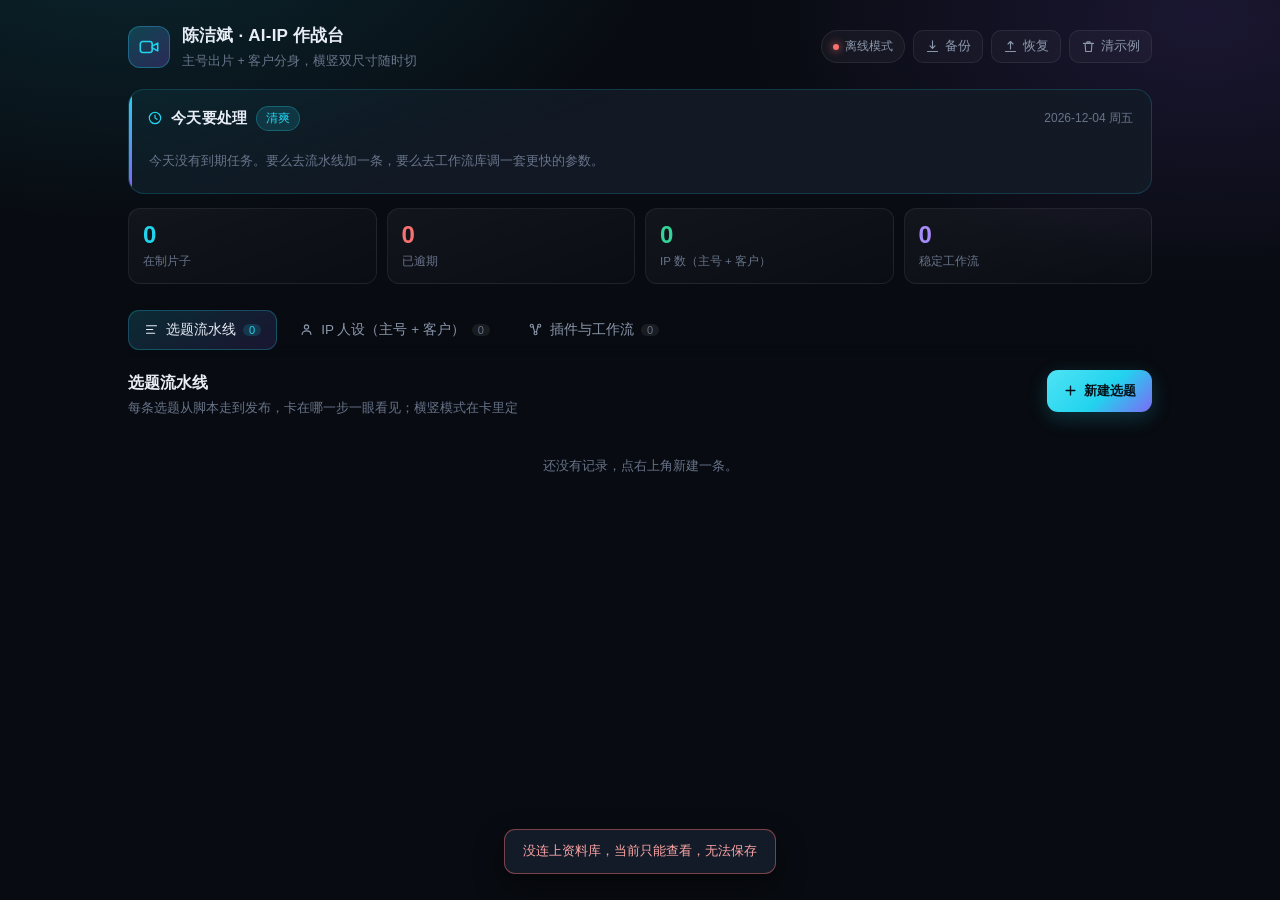
<file: ui/ai-workbench.html>
<!DOCTYPE html>
<html lang="zh-CN">
<head>
<meta charset="UTF-8">
<meta name="viewport" content="width=device-width,initial-scale=1,viewport-fit=cover">
<meta name="theme-color" content="#080B11">
<title>陈洁斌 AI-IP 作战台</title>
<!-- 本工作台通过 WorkBuddy「资料库」skill 搭建、存储和部署 -->
<style>
:root{
  --bg:#080B11;
  --card:#121A26;
  --card2:#0E1520;
  --line:rgba(255,255,255,.075);
  --line2:rgba(255,255,255,.14);
  --txt:#E8EDF6;
  --dim:#8B97AC;
  --dim2:#68748A;
  --cyan:#22D3EE;
  --violet:#8B5CF6;
  --red:#F87171;
  --amber:#FBBF24;
  --green:#34D399;
  --r:14px;
}
*{box-sizing:border-box;-webkit-tap-highlight-color:transparent}
html{-webkit-text-size-adjust:100%}
body{
  margin:0;
  background:
    radial-gradient(900px 520px at 10% -10%,rgba(34,211,238,.14),transparent 62%),
    radial-gradient(780px 460px at 94% 2%,rgba(139,92,246,.14),transparent 60%),
    var(--bg);
  color:var(--txt);
  font-family:-apple-system,BlinkMacSystemFont,"Segoe UI",Roboto,"PingFang SC","Hiragino Sans GB","Microsoft YaHei",sans-serif;
  font-size:15px;
  line-height:1.6;
  min-height:100vh;
  padding-bottom:calc(30px + env(safe-area-inset-bottom));
}
.wrap{max-width:1060px;margin:0 auto;padding:0 18px}
svg{display:block}
button{font-family:inherit;cursor:pointer;border:none;background:none;color:inherit}

/* ---------- 顶部 ---------- */
.topbar{
  display:flex;align-items:center;justify-content:space-between;gap:14px;
  padding:22px 0 18px;flex-wrap:wrap;
}
.brand{display:flex;align-items:center;gap:12px;min-width:0}
.logo{
  width:42px;height:42px;border-radius:12px;flex:none;
  background:linear-gradient(140deg,rgba(34,211,238,.22),rgba(139,92,246,.26));
  border:1px solid rgba(34,211,238,.32);
  display:flex;align-items:center;justify-content:center;color:var(--cyan);
}
.brand-txt h1{margin:0;font-size:17px;font-weight:650;letter-spacing:.2px}
.brand-txt p{margin:2px 0 0;font-size:12.5px;color:var(--dim2)}
.tools{display:flex;align-items:center;gap:8px;flex-wrap:wrap}
.sync{
  display:inline-flex;align-items:center;gap:6px;
  font-size:12px;color:var(--dim);
  background:rgba(255,255,255,.04);border:1px solid var(--line);
  padding:6px 11px;border-radius:20px;white-space:nowrap;
}
.sync .dot{width:6px;height:6px;border-radius:50%;background:var(--amber);box-shadow:0 0 8px currentColor}
.sync.ok .dot{background:var(--green);color:var(--green)}
.sync.err .dot{background:var(--red);color:var(--red)}
.tool{
  display:inline-flex;align-items:center;gap:5px;
  font-size:12.5px;color:var(--dim);
  border:1px solid var(--line);border-radius:10px;
  padding:7px 11px;background:rgba(255,255,255,.03);
  transition:.18s;
}
.tool:hover{color:var(--txt);border-color:var(--line2);background:rgba(255,255,255,.06)}
.tool.danger:hover{color:var(--red);border-color:rgba(248,113,113,.4)}

/* ---------- 今天要处理 ---------- */
.today{
  position:relative;
  background:linear-gradient(160deg,rgba(34,211,238,.07),rgba(19,26,38,.92) 42%);
  border:1px solid rgba(34,211,238,.18);
  border-radius:16px;
  padding:16px 18px 14px;
  margin-bottom:14px;
  overflow:hidden;
}
.today::before{
  content:"";position:absolute;left:0;top:0;bottom:0;width:3px;
  background:linear-gradient(180deg,var(--cyan),var(--violet));
}
.today-hd{display:flex;align-items:center;justify-content:space-between;gap:10px;flex-wrap:wrap}
.today-title{display:flex;align-items:center;gap:8px}
.today-title h2{margin:0;font-size:15px;font-weight:650;letter-spacing:.3px}
.ic{color:var(--cyan)}
.pill{
  font-size:11.5px;padding:2px 9px;border-radius:20px;
  background:rgba(34,211,238,.14);color:var(--cyan);
  border:1px solid rgba(34,211,238,.28);white-space:nowrap;
}
.pill.hot{background:rgba(248,113,113,.15);color:var(--red);border-color:rgba(248,113,113,.32)}
.today-date{font-size:12px;color:var(--dim2)}
.today-body{margin-top:12px;display:flex;flex-direction:column;gap:8px}
.todo{
  display:flex;align-items:center;gap:12px;
  background:rgba(255,255,255,.028);
  border:1px solid var(--line);border-radius:11px;
  padding:10px 12px;
}
.todo.over{background:rgba(248,113,113,.07);border-color:rgba(248,113,113,.26)}
.todo.soon{background:rgba(251,191,36,.055);border-color:rgba(251,191,36,.2)}
.todo-main{min-width:0;flex:1}
.todo-main strong{display:block;font-size:14px;font-weight:600;white-space:nowrap;overflow:hidden;text-overflow:ellipsis}
.todo-meta{font-size:11.5px;color:var(--dim2);margin-top:2px;display:flex;gap:8px;flex-wrap:wrap}
.todo-meta .warn{color:var(--red)}
.todo-meta .soon{color:var(--amber)}
.btn-adv{
  flex:none;font-size:12px;padding:8px 12px;border-radius:9px;
  background:rgba(34,211,238,.14);color:var(--cyan);
  border:1px solid rgba(34,211,238,.3);transition:.18s;white-space:nowrap;
  min-height:36px;
}
.btn-adv:hover{background:rgba(34,211,238,.22)}
.btn-adv:disabled{opacity:.5;cursor:default}
.empty-mini{font-size:13px;color:var(--dim2);padding:8px 2px}

/* ---------- 统计 ---------- */
.stats{display:grid;grid-template-columns:repeat(4,1fr);gap:10px;margin-bottom:18px}
.stat{
  background:linear-gradient(160deg,rgba(255,255,255,.045),rgba(255,255,255,.012));
  border:1px solid var(--line);border-radius:12px;padding:12px 14px;
}
.stat-num{font-size:24px;font-weight:660;letter-spacing:-.5px;line-height:1.2}
.stat-num.red{color:var(--red)}
.stat-num.cyan{color:var(--cyan)}
.stat-num.green{color:var(--green)}
.stat-num.violet{color:#A78BFA}
.stat-label{font-size:11.5px;color:var(--dim2);margin-top:2px}

/* ---------- Tabs ---------- */
.tabs{
  position:sticky;top:0;z-index:20;
  display:flex;gap:6px;padding:8px 0;
  background:linear-gradient(180deg,rgba(8,11,17,.96) 62%,rgba(8,11,17,0));
  backdrop-filter:blur(8px);
  margin-bottom:12px;
}
.tab{
  display:inline-flex;align-items:center;gap:7px;
  font-size:13.5px;color:var(--dim);
  padding:9px 15px;border-radius:11px;
  border:1px solid transparent;transition:.18s;min-height:40px;
}
.tab:hover{color:var(--txt);background:rgba(255,255,255,.04)}
.tab.is-active{
  color:var(--txt);
  background:linear-gradient(150deg,rgba(34,211,238,.16),rgba(139,92,246,.14));
  border-color:rgba(34,211,238,.26);
}
.tab .cnt{
  font-size:11px;color:var(--dim2);
  background:rgba(255,255,255,.07);border-radius:20px;padding:0 6px;min-width:18px;text-align:center;
}
.tab.is-active .cnt{color:var(--cyan);background:rgba(34,211,238,.16)}

/* ---------- 面板 ---------- */
.panel{display:none;padding-bottom:20px}
.panel.is-active{display:block;animation:fade .22s ease}
@keyframes fade{from{opacity:0;transform:translateY(4px)}to{opacity:1;transform:none}}
.panel-hd{display:flex;align-items:flex-start;justify-content:space-between;gap:12px;margin-bottom:14px;flex-wrap:wrap}
.panel-hd h2{margin:0;font-size:16px;font-weight:650}
.panel-sub{margin:3px 0 0;font-size:12.5px;color:var(--dim2)}
.btn-primary{
  display:inline-flex;align-items:center;gap:6px;
  font-size:13px;font-weight:600;color:#04121A;
  background:linear-gradient(135deg,#4FE3F5,#22D3EE 55%,#7C6BF5);
  padding:10px 16px;border-radius:11px;min-height:42px;
  box-shadow:0 6px 20px rgba(34,211,238,.2);transition:.18s;
}
.btn-primary:hover{filter:brightness(1.08)}
.btn-primary:disabled{opacity:.6}

.list{display:flex;flex-direction:column;gap:10px}
.row{
  background:linear-gradient(165deg,rgba(255,255,255,.045),rgba(255,255,255,.012));
  border:1px solid var(--line);border-radius:var(--r);
  padding:14px 16px;transition:.18s;
}
.row:hover{border-color:var(--line2);background:linear-gradient(165deg,rgba(255,255,255,.06),rgba(255,255,255,.018))}
.row-hd{display:flex;align-items:flex-start;gap:10px}
.row-title{font-size:14.5px;font-weight:640;flex:1;min-width:0;word-break:break-word}
.row-badges{display:flex;gap:6px;flex-wrap:wrap;flex:none}
.badge{
  font-size:11px;padding:3px 9px;border-radius:20px;white-space:nowrap;
  border:1px solid var(--line2);color:var(--dim);background:rgba(255,255,255,.04);
}
.badge.b-cyan{color:var(--cyan);border-color:rgba(34,211,238,.32);background:rgba(34,211,238,.12)}
.badge.b-violet{color:#A78BFA;border-color:rgba(167,139,250,.32);background:rgba(139,92,246,.14)}
.badge.b-green{color:var(--green);border-color:rgba(52,211,153,.3);background:rgba(52,211,153,.12)}
.badge.b-red{color:var(--red);border-color:rgba(248,113,113,.32);background:rgba(248,113,113,.12)}
.badge.b-amber{color:var(--amber);border-color:rgba(251,191,36,.3);background:rgba(251,191,36,.12)}
.row-body{margin-top:10px;display:grid;grid-template-columns:repeat(2,minmax(0,1fr));gap:8px 18px}
.kv{min-width:0}
.kv.full{grid-column:1/-1}
.kv-k{font-size:11px;color:var(--dim2);letter-spacing:.2px;display:flex;align-items:center;gap:8px;justify-content:space-between}
.kv-k .mini.cp{font-size:10px;padding:1px 7px;height:18px;line-height:16px;opacity:.55}
.kv-k .mini.cp:hover{opacity:1}
.kv-v{font-size:13px;color:#CBD5E4;margin-top:1px;word-break:break-word;white-space:pre-wrap}
.kv-v.mono{font-family:ui-monospace,SFMono-Regular,Menlo,Consolas,monospace;font-size:12px;color:#9FB0C8}
.kv-v a{color:var(--cyan);text-decoration:none;border-bottom:1px dashed rgba(34,211,238,.4)}
.row-ft{display:flex;justify-content:flex-end;gap:6px;margin-top:12px;padding-top:10px;border-top:1px solid rgba(255,255,255,.05)}
.mini{
  display:inline-flex;align-items:center;gap:5px;
  font-size:12px;color:var(--dim2);padding:6px 10px;border-radius:8px;transition:.18s;
}
.mini:hover{color:var(--txt);background:rgba(255,255,255,.06)}
.mini.del:hover{color:var(--red);background:rgba(248,113,113,.1)}
.skeleton{font-size:13px;color:var(--dim2);padding:24px 4px;text-align:center}

/* ---------- 弹层 ---------- */
.mask{
  position:fixed;inset:0;z-index:100;
  background:rgba(3,6,11,.72);backdrop-filter:blur(6px);
  display:none;align-items:center;justify-content:center;padding:20px;
}
.mask.show{display:flex}
.sheet{
  width:100%;max-width:580px;max-height:88vh;overflow:auto;
  background:linear-gradient(170deg,#141C2A,#0D131D 70%);
  border:1px solid var(--line2);border-radius:18px;
  box-shadow:0 24px 60px rgba(0,0,0,.55);
  padding:20px 20px 18px;
}
.sheet-hd{display:flex;align-items:center;justify-content:space-between;gap:10px;margin-bottom:16px}
.sheet-hd h3{margin:0;font-size:15.5px;font-weight:650}
.x{width:34px;height:34px;border-radius:9px;display:flex;align-items:center;justify-content:center;color:var(--dim)}
.x:hover{background:rgba(255,255,255,.07);color:var(--txt)}
.field{margin-bottom:13px}
.field label{display:block;font-size:12px;color:var(--dim);margin-bottom:5px}
.field input,.field select,.field textarea{
  width:100%;font-family:inherit;font-size:16px;
  background:#0A1018;color:var(--txt);
  border:1px solid var(--line2);border-radius:10px;
  padding:11px 12px;min-height:44px;
  outline:none;transition:.16s;-webkit-appearance:none;appearance:none;
}
.field textarea{min-height:78px;resize:vertical;font-size:15px;line-height:1.55}
.field input:focus,.field select:focus,.field textarea:focus{border-color:rgba(34,211,238,.55);box-shadow:0 0 0 3px rgba(34,211,238,.1)}
.field select{background-image:url("data:image/svg+xml;charset=utf8,%3Csvg xmlns='http://www.w3.org/2000/svg' width='12' height='8'%3E%3Cpath d='M1 1l5 5 5-5' fill='none' stroke='%238B97AC' stroke-width='1.6' stroke-linecap='round'/%3E%3C/svg%3E");background-repeat:no-repeat;background-position:right 12px center;padding-right:34px}
.sheet-ft{display:flex;gap:10px;justify-content:flex-end;margin-top:18px;padding-top:14px;border-top:1px solid var(--line)}
.btn-ghost{font-size:13.5px;color:var(--dim);padding:11px 16px;border-radius:10px;border:1px solid var(--line2);min-height:44px}
.btn-ghost:hover{color:var(--txt);background:rgba(255,255,255,.05)}
.btn-save{font-size:13.5px;font-weight:600;color:#04121A;background:linear-gradient(135deg,#4FE3F5,#22D3EE 60%,#7C6BF5);padding:11px 20px;border-radius:10px;min-height:44px}
.btn-save:disabled{opacity:.6}

/* ---------- toast ---------- */
.toast{
  position:fixed;left:50%;bottom:calc(26px + env(safe-area-inset-bottom));transform:translate(-50%,14px);
  z-index:200;pointer-events:none;opacity:0;transition:.24s;
  background:rgba(20,28,42,.97);border:1px solid var(--line2);
  color:var(--txt);font-size:13px;padding:11px 18px;border-radius:11px;
  box-shadow:0 12px 30px rgba(0,0,0,.45);max-width:88vw;text-align:center;
}
.toast.show{opacity:1;transform:translate(-50%,0)}
.toast.bad{border-color:rgba(248,113,113,.45);color:#FCA5A5}

/* ---------- 移动端 ---------- */
@media (max-width:768px){
  body{font-size:15px}
  .wrap{padding:0 14px}
  .topbar{padding:16px 0 12px}
  .brand-txt h1{font-size:15.5px}
  .brand-txt p{font-size:11.5px}
  .tools{width:100%;justify-content:space-between}
  .tool span{display:none}
  .tool{padding:9px 12px;min-height:40px}
  .sync{order:-1}
  .stats{grid-template-columns:repeat(2,1fr);gap:8px}
  .stat{padding:11px 12px}
  .stat-num{font-size:21px}
  .row-body{grid-template-columns:1fr;gap:7px}
  .row{padding:13px 14px}
  .todo{flex-wrap:wrap}
  .btn-adv{width:100%;min-height:42px}
  .tabs{overflow-x:auto;scrollbar-width:none}
  .tabs::-webkit-scrollbar{display:none}
  .tab{flex:none}
  .sheet{max-height:92vh;border-radius:16px;padding:18px 16px 16px}
  .panel-hd .btn-primary{flex:1;justify-content:center}
}
</style>
</head>
<body>
<div class="wrap">

  <header class="topbar">
    <div class="brand">
      <div class="logo">
        <svg width="22" height="22" viewBox="0 0 24 24" fill="none" stroke="currentColor" stroke-width="1.7" stroke-linecap="round" stroke-linejoin="round">
          <rect x="2.5" y="6" width="13" height="12" rx="2.6"></rect>
          <path d="M15.5 11l6-3.2v8.4l-6-3.2z"></path>
        </svg>
      </div>
      <div class="brand-txt">
        <h1>陈洁斌 · AI-IP 作战台</h1>
        <p>主号出片 + 客户分身，横竖双尺寸随时切</p>
      </div>
    </div>
    <div class="tools">
      <span class="sync" id="syncState"><i class="dot"></i><span id="syncText">连接中</span></span>
      <button class="tool" id="btnExport" title="导出 JSON 备份">
        <svg width="15" height="15" viewBox="0 0 24 24" fill="none" stroke="currentColor" stroke-width="1.8" stroke-linecap="round" stroke-linejoin="round"><path d="M12 3v12m0 0l-4-4m4 4l4-4M4 20h16"></path></svg>
        <span>备份</span>
      </button>
      <button class="tool" id="btnImport" title="从 JSON 恢复">
        <svg width="15" height="15" viewBox="0 0 24 24" fill="none" stroke="currentColor" stroke-width="1.8" stroke-linecap="round" stroke-linejoin="round"><path d="M12 16V4m0 0L8 8m4-4l4 4M4 20h16"></path></svg>
        <span>恢复</span>
      </button>
      <button class="tool danger" id="btnClearDemo" title="删除预置的示例数据">
        <svg width="15" height="15" viewBox="0 0 24 24" fill="none" stroke="currentColor" stroke-width="1.8" stroke-linecap="round" stroke-linejoin="round"><path d="M4 7h16M9.5 7V4.6h5V7M6.5 7l1 13h9l1-13"></path></svg>
        <span>清示例</span>
      </button>
    </div>
  </header>

  <section class="today">
    <div class="today-hd">
      <div class="today-title">
        <svg class="ic" width="16" height="16" viewBox="0 0 24 24" fill="none" stroke="currentColor" stroke-width="1.8" stroke-linecap="round" stroke-linejoin="round"><circle cx="12" cy="12" r="8.5"></circle><path d="M12 7.5V12l3 2"></path></svg>
        <h2>今天要处理</h2>
        <span class="pill" id="todayPill">—</span>
      </div>
      <span class="today-date" id="todayDate"></span>
    </div>
    <div class="today-body" id="todayList">
      <div class="empty-mini">正在读取云端数据…</div>
    </div>
  </section>

  <section class="stats">
    <div class="stat">
      <div class="stat-num cyan" id="stat-active" data-stat="active" data-sp-bindable="database" data-sp-database-id="X8kIjcmG94x2M0IAiIDJE3">—</div>
      <div class="stat-label">在制片子</div>
    </div>
    <div class="stat">
      <div class="stat-num red" id="stat-over" data-stat="over" data-sp-bindable="database" data-sp-database-id="X8kIjcmG94x2M0IAiIDJE3">—</div>
      <div class="stat-label">已逾期</div>
    </div>
    <div class="stat">
      <div class="stat-num green" id="stat-persona" data-stat="persona" data-sp-bindable="database" data-sp-database-id="CMZVG53syyCGls8mXJR2q4">—</div>
      <div class="stat-label">IP 数（主号 + 客户）</div>
    </div>
    <div class="stat">
      <div class="stat-num violet" id="stat-workflow" data-stat="workflow" data-sp-bindable="database" data-sp-database-id="c126ewqPwEnPdXOSY4OGl0">—</div>
      <div class="stat-label">稳定工作流</div>
    </div>
  </section>

  <nav class="tabs" id="tabs">
    <button class="tab is-active" data-tab="pipeline">
      <svg width="15" height="15" viewBox="0 0 24 24" fill="none" stroke="currentColor" stroke-width="1.8" stroke-linecap="round" stroke-linejoin="round"><path d="M4 6h16M4 12h10M4 18h13"></path></svg>
      选题流水线<span class="cnt" id="cnt-pipeline" data-sp-bindable="database" data-sp-database-id="X8kIjcmG94x2M0IAiIDJE3">0</span>
    </button>
    <button class="tab" data-tab="persona">
      <svg width="15" height="15" viewBox="0 0 24 24" fill="none" stroke="currentColor" stroke-width="1.8" stroke-linecap="round" stroke-linejoin="round"><circle cx="12" cy="8" r="3.4"></circle><path d="M5 20c0-3.4 3.1-5.8 7-5.8s7 2.4 7 5.8"></path></svg>
      IP 人设（主号 + 客户）<span class="cnt" id="cnt-persona" data-sp-bindable="database" data-sp-database-id="CMZVG53syyCGls8mXJR2q4">0</span>
    </button>
    <button class="tab" data-tab="workflow">
      <svg width="15" height="15" viewBox="0 0 24 24" fill="none" stroke="currentColor" stroke-width="1.8" stroke-linecap="round" stroke-linejoin="round"><circle cx="6" cy="6" r="2.4"></circle><circle cx="18" cy="6" r="2.4"></circle><circle cx="12" cy="18" r="2.4"></circle><path d="M8.2 7.2l2.3 8.6M15.8 7.2l-2.3 8.6"></path></svg>
      插件与工作流<span class="cnt" id="cnt-workflow" data-sp-bindable="database" data-sp-database-id="c126ewqPwEnPdXOSY4OGl0">0</span>
    </button>
  </nav>

  <section class="panel is-active" id="panel-pipeline">
    <div class="panel-hd">
      <div>
        <h2>选题流水线</h2>
        <p class="panel-sub">每条选题从脚本走到发布，卡在哪一步一眼看见；横竖模式在卡里定</p>
      </div>
      <button class="btn-primary" data-add="pipeline">
        <svg width="15" height="15" viewBox="0 0 24 24" fill="none" stroke="currentColor" stroke-width="2.2" stroke-linecap="round"><path d="M12 5v14M5 12h14"></path></svg>
        新建选题
      </button>
    </div>
    <div class="list" id="list-pipeline"><div class="skeleton">加载中…</div></div>
  </section>

  <section class="panel" id="panel-persona">
    <div class="panel-hd">
      <div>
        <h2>IP 人设（主号 + 客户）</h2>
        <p class="panel-sub">主号是你自己；接新客户 = 复制一张卡 + 采集底图和 10 秒声音，工作流零改动</p>
      </div>
      <button class="btn-primary" data-add="persona">
        <svg width="15" height="15" viewBox="0 0 24 24" fill="none" stroke="currentColor" stroke-width="2.2" stroke-linecap="round"><path d="M12 5v14M5 12h14"></path></svg>
        新增人设
      </button>
    </div>
    <div class="list" id="list-persona"><div class="skeleton">加载中…</div></div>
  </section>

  <section class="panel" id="panel-workflow">
    <div class="panel-hd">
      <div>
        <h2>插件与工作流</h2>
        <p class="panel-sub">12 个插件各管一段，每张卡写明调哪个节点、什么参数、横竖怎么切</p>
      </div>
      <button class="btn-primary" data-add="workflow">
        <svg width="15" height="15" viewBox="0 0 24 24" fill="none" stroke="currentColor" stroke-width="2.2" stroke-linecap="round"><path d="M12 5v14M5 12h14"></path></svg>
        新增步骤
      </button>
    </div>
    <div class="list" id="list-workflow"><div class="skeleton">加载中…</div></div>
  </section>

</div>

<div class="mask" id="mask">
  <div class="sheet" id="sheet">
    <div class="sheet-hd">
      <h3 id="sheetTitle">编辑</h3>
      <button class="x" id="sheetClose" aria-label="关闭">
        <svg width="16" height="16" viewBox="0 0 24 24" fill="none" stroke="currentColor" stroke-width="2" stroke-linecap="round"><path d="M6 6l12 12M18 6L6 18"></path></svg>
      </button>
    </div>
    <form id="sheetForm" autocomplete="off">
      <div id="sheetFields"></div>
      <div class="sheet-ft">
        <button type="button" class="btn-ghost" id="sheetCancel">取消</button>
        <button type="submit" class="btn-save" id="sheetSave">保存</button>
      </div>
    </form>
  </div>
</div>

<div class="toast" id="toast"></div>
<input type="file" id="fileInput" accept="application/json,.json" style="display:none">

<script>
(function () {
  'use strict';

  /* ================= 常量与配置 ================= */
  var DB = {
    persona: 'CMZVG53syyCGls8mXJR2q4',
    workflow: 'c126ewqPwEnPdXOSY4OGl0',
    pipeline: 'X8kIjcmG94x2M0IAiIDJE3'
  };

  // 雅太社真实生产顺序：TTS 是地基，配音过审后才做静帧和出片
  var STAGES = ['待脚本', '写脚本', '配音', '静帧', '出片', '交付', '待发布', '已发布'];

  var VIEWS = {
    pipeline: {
      key: 'pipeline',
      dbId: DB.pipeline,
      primary: '选题标题',
      badges: ['优先级', '尺寸模式', '当前环节'],
      fields: [
        { n: '选题标题', t: 'text', primary: true },
        { n: '内容系列', t: 'text' },
        { n: '当前环节', t: 'select' },
        { n: '尺寸模式', t: 'select' },
        { n: '优先级', t: 'select' },
        { n: '截止日期', t: 'date' },
        { n: '关联工作流', t: 'text' },
        { n: '脚本要点', t: 'text', long: true },
        { n: '发布链接', t: 'url' },
        { n: '备注', t: 'text', long: true }
      ],
      sortBy: '截止日期'
    },
    persona: {
      key: 'persona',
      dbId: DB.persona,
      primary: 'IP名称',
      badges: ['类型', '更新时间'],
      fields: [
        { n: 'IP名称', t: 'text', primary: true },
        { n: '类型', t: 'select' },
        { n: '账号定位', t: 'text', long: true },
        { n: '目标人群', t: 'text', long: true },
        { n: '人格设定', t: 'text', long: true },
        { n: '形象真值', t: 'text', long: true, mono: true },
        { n: '声音真值', t: 'text', long: true },
        { n: '口播结构', t: 'text', long: true },
        { n: '内容支柱', t: 'text', long: true },
        { n: '视觉规范', t: 'text', long: true },
        { n: '获客钩子', t: 'text', long: true },
        { n: '禁止项', t: 'text', long: true },
        { n: '更新时间', t: 'date' }
      ],
      sortBy: 'IP名称'
    },
    workflow: {
      key: 'workflow',
      dbId: DB.workflow,
      primary: '步骤名',
      badges: ['制作环节', '适用尺寸', '可用状态'],
      fields: [
        { n: '步骤名', t: 'text', primary: true },
        { n: '制作环节', t: 'select' },
        { n: '适用尺寸', t: 'select' },
        { n: '调用插件', t: 'text' },
        { n: '核心节点', t: 'text' },
        { n: '单条耗时', t: 'number', unit: 'sec' },
        { n: '可用状态', t: 'select' },
        { n: '关键参数', t: 'text', long: true, mono: true },
        { n: '提示词模板', t: 'text', long: true, mono: true },
        { n: '备注', t: 'text', long: true }
      ],
      // 名称前缀 ①②③ 即生产顺序，按名称排序比按环节文本排序更准
      sortBy: '步骤名'
    }
  };

  var BADGE_COLOR = {
    '已发布': 'b-green', '待发布': 'b-violet', '交付': 'b-violet', '配音': 'b-cyan',
    '出片': 'b-cyan', '静帧': 'b-amber', '写脚本': 'b-violet', '待脚本': '', '设置': 'b-violet',
    'P0': 'b-red', 'P1': 'b-amber', 'P2': '',
    '自营主号': 'b-green', '客户 IP': 'b-cyan', '备用分线': 'b-amber',
    '稳定可用': 'b-green', '调试中': 'b-amber', '待优化': 'b-red',
    '横屏 16:9': 'b-cyan', '竖屏 9:16': 'b-violet',
    '横竖通用': '', '横屏优先': 'b-cyan', '竖屏优先': 'b-violet'
  };

  var S = {
    data: { pipeline: [], persona: [], workflow: [] },
    options: {},
    ready: false,
    editing: { view: null, record: null }
  };

  var db = window.__SMART_PAGE__ && window.__SMART_PAGE__.database;

  /* ================= 小工具 ================= */
  function $(id) { return document.getElementById(id); }
  function pad2(n) { return n < 10 ? '0' + n : '' + n; }

  function todayStr() {
    var d = new Date();
    return d.getFullYear() + '-' + pad2(d.getMonth() + 1) + '-' + pad2(d.getDate());
  }

  function dOnly(v) {
    if (!v) return '';
    var s = String(v);
    var d = new Date(s);
    if (isNaN(d.getTime())) return s.slice(0, 10);
    return d.getFullYear() + '-' + pad2(d.getMonth() + 1) + '-' + pad2(d.getDate());
  }

  function diffDays(fromStr, toStr) {
    var a = new Date(fromStr + 'T00:00:00');
    var b = new Date(toStr + 'T00:00:00');
    return Math.round((b.getTime() - a.getTime()) / 86400000);
  }

  function valueText(v) {
    if (v === null || v === undefined) return '';
    if (typeof v === 'object') {
      if (v.link) return v.link;
      if (v.text) return v.text;
      return '';
    }
    if (v === true) return '是';
    if (v === false) return '否';
    return String(v);
  }

  function markBind(el, dbId) {
    el.setAttribute('data-sp-bindable', 'database');
    el.setAttribute('data-sp-database-id', dbId);
  }

  function toast(msg, bad) {
    var t = $('toast');
    t.textContent = msg;
    t.className = 'toast show' + (bad ? ' bad' : '');
    clearTimeout(t._t);
    t._t = setTimeout(function () { t.className = 'toast'; }, 2400);
  }

  function setSync(state, text) {
    var el = $('syncState');
    el.className = 'sync' + (state === 'ok' ? ' ok' : state === 'err' ? ' err' : '');
    $('syncText').textContent = text;
  }

  /* ================= 数据层 ================= */
  // 每个库的读写都显式带着自己的库 ID，避免运行时把数据写到别的表里
  function queryFn(dbId) {
    if (dbId === DB.persona) {
      return function (cur) { return db.query({ databaseId: 'CMZVG53syyCGls8mXJR2q4', pageSize: 200, startCursor: cur }); };
    }
    if (dbId === DB.workflow) {
      return function (cur) { return db.query({ databaseId: 'c126ewqPwEnPdXOSY4OGl0', pageSize: 200, startCursor: cur }); };
    }
    return function (cur) { return db.query({ databaseId: 'X8kIjcmG94x2M0IAiIDJE3', pageSize: 200, startCursor: cur }); };
  }

  function schemaFn(dbId) {
    if (dbId === DB.persona) return db.getSchema({ databaseId: 'CMZVG53syyCGls8mXJR2q4' });
    if (dbId === DB.workflow) return db.getSchema({ databaseId: 'c126ewqPwEnPdXOSY4OGl0' });
    return db.getSchema({ databaseId: 'X8kIjcmG94x2M0IAiIDJE3' });
  }

  function dbAdd(viewKey, props) {
    if (viewKey === 'persona') return db.addRecord({ databaseId: 'CMZVG53syyCGls8mXJR2q4', properties: props });
    if (viewKey === 'workflow') return db.addRecord({ databaseId: 'c126ewqPwEnPdXOSY4OGl0', properties: props });
    return db.addRecord({ databaseId: 'X8kIjcmG94x2M0IAiIDJE3', properties: props });
  }

  function dbUpdate(viewKey, recordId, props) {
    if (viewKey === 'persona') return db.updateRecord({ databaseId: 'CMZVG53syyCGls8mXJR2q4', recordId: recordId, properties: props });
    if (viewKey === 'workflow') return db.updateRecord({ databaseId: 'c126ewqPwEnPdXOSY4OGl0', recordId: recordId, properties: props });
    return db.updateRecord({ databaseId: 'X8kIjcmG94x2M0IAiIDJE3', recordId: recordId, properties: props });
  }

  function dbDelete(viewKey, recordId) {
    if (viewKey === 'persona') return db.deleteRecord({ databaseId: 'CMZVG53syyCGls8mXJR2q4', recordId: recordId });
    if (viewKey === 'workflow') return db.deleteRecord({ databaseId: 'c126ewqPwEnPdXOSY4OGl0', recordId: recordId });
    return db.deleteRecord({ databaseId: 'X8kIjcmG94x2M0IAiIDJE3', recordId: recordId });
  }

  function loadAll(dbId) {
    var fetchPage = queryFn(dbId);
    return new Promise(function (resolve, reject) {
      var acc = [];
      var guard = 0;
      function step(cursor) {
        if (guard > 100) { resolve(acc); return; }
        guard++;
        fetchPage(cursor).then(function (r) {
          var list = (r && r.results) || [];
          acc = acc.concat(list);
          var next = r && r.nextCursor;
          if (r && r.hasMore && next && next !== cursor && list.length) {
            step(next);
          } else {
            resolve(acc);
          }
        }).catch(reject);
      }
      step(undefined);
    });
  }

  function loadSchema(dbId) {
    return schemaFn(dbId).then(function (sc) {
      var map = {};
      ((sc && sc.properties) || []).forEach(function (f) {
        if ((f.type === 'select' || f.type === 'multi_select') && f.config && f.config.options) {
          map[f.name] = f.config.options;
        }
      });
      S.options[dbId] = map;
    }).catch(function (err) {
      console.error('[database] schema 加载失败:', err);
      S.options[dbId] = {};
    });
  }

  function reloadAll() {
    return Promise.all([
      loadAll(DB.pipeline),
      loadAll(DB.persona),
      loadAll(DB.workflow)
    ]).then(function (res) {
      S.data.pipeline = res[0] || [];
      S.data.persona = res[1] || [];
      S.data.workflow = res[2] || [];
      S.ready = true;
      rememberDemoIds();
      renderAll();
    }).catch(function (err) {
      console.error('[database] 数据加载失败:', err);
      setSync('err', '云端连接失败');
      toast('数据加载失败，请刷新重试', true);
      renderAll();
    });
  }

  /* ================= 渲染层（只读数据，不互相调用） ================= */
  function renderAll() {
    renderToday();
    renderStats();
    renderTabCounts();
    renderList('pipeline');
    renderList('persona');
    renderList('workflow');
  }

  function renderTabCounts() {
    $('cnt-pipeline').textContent = S.data.pipeline.length;
    $('cnt-persona').textContent = S.data.persona.length;
    $('cnt-workflow').textContent = S.data.workflow.length;
  }

  function renderStats() {
    var t = todayStr();
    var active = 0, over = 0, personaOn = 0, wfOk = 0;
    S.data.pipeline.forEach(function (r) {
      var stage = valueText(r['当前环节']);
      if (stage !== '已发布') active++;
      var d = dOnly(r['截止日期']);
      if (stage !== '已发布' && d && d < t) over++;
    });
    S.data.persona.forEach(function (r) {
      var ptype = valueText(r['类型']);
      if (ptype === '自营主号' || ptype === '客户 IP') personaOn++;
    });
    S.data.workflow.forEach(function (r) {
      if (valueText(r['可用状态']) === '稳定可用') wfOk++;
    });
    $('stat-active').textContent = active;
    $('stat-over').textContent = over;
    $('stat-persona').textContent = personaOn;
    $('stat-workflow').textContent = wfOk;
  }

  function dueInfo(row) {
    var d = dOnly(row['截止日期']);
    if (!d) return null;
    var t = todayStr();
    if (d < t) return { state: 'over', days: diffDays(d, t), d: d };
    if (d === t) return { state: 'today', days: 0, d: d };
    var ahead = diffDays(t, d);
    if (ahead <= 3) return { state: 'soon', days: ahead, d: d };
    return null;
  }

  function renderToday() {
    var box = $('todayList');
    var pill = $('todayPill');
    var weekday = ['日', '一', '二', '三', '四', '五', '六'][new Date().getDay()];
    $('todayDate').textContent = todayStr() + ' 周' + weekday;

    var items = [];
    S.data.pipeline.forEach(function (r) {
      if (valueText(r['当前环节']) === '已发布') return;
      var info = dueInfo(r);
      if (!info) return;
      items.push({ row: r, info: info });
    });
    items.sort(function (a, b) {
      if (a.info.d === b.info.d) return 0;
      return a.info.d < b.info.d ? -1 : 1;
    });
    items = items.slice(0, 6);

    var overCount = 0;
    S.data.pipeline.forEach(function (r) {
      var info = dueInfo(r);
      if (info && info.state === 'over' && valueText(r['当前环节']) !== '已发布') overCount++;
    });

    pill.textContent = overCount > 0 ? overCount + ' 条逾期' : (items.length ? items.length + ' 条待推进' : '清爽');
    pill.className = 'pill' + (overCount > 0 ? ' hot' : '');

    box.innerHTML = '';
    if (!S.ready) { box.innerHTML = '<div class="empty-mini">正在读取云端数据…</div>'; return; }
    if (!items.length) {
      var e = document.createElement('div');
      e.className = 'empty-mini';
      e.textContent = '今天没有到期任务。要么去流水线加一条，要么去工作流库调一套更快的参数。';
      box.appendChild(e);
      return;
    }

    items.forEach(function (it) {
      var r = it.row;
      var cls = it.info.state === 'over' ? ' over' : it.info.state === 'soon' ? ' soon' : '';
      var d = document.createElement('div');
      d.className = 'todo' + cls;

      var main = document.createElement('div');
      main.className = 'todo-main';
      var strong = document.createElement('strong');
      strong.textContent = valueText(r[VIEWS.pipeline.primary]) || '未命名片子';
      markBind(strong, DB.pipeline);
      main.appendChild(strong);

      var meta = document.createElement('div');
      meta.className = 'todo-meta';
      var c = document.createElement('span');
      c.textContent = valueText(r['内容系列']) || '未定系列';
      markBind(c, DB.pipeline);
      meta.appendChild(c);

      var ds = document.createElement('span');
      ds.className = it.info.state === 'over' ? 'warn' : it.info.state === 'soon' ? 'soon' : '';
      ds.textContent = it.info.state === 'over'
        ? '已逾期 ' + it.info.days + ' 天 · 截止 ' + it.info.d
        : it.info.state === 'today'
          ? '今天到期'
          : it.info.days + ' 天后到期';
      markBind(ds, DB.pipeline);
      meta.appendChild(ds);

      var st = document.createElement('span');
      st.textContent = '当前：' + (valueText(r['当前环节']) || '待脚本');
      markBind(st, DB.pipeline);
      meta.appendChild(st);
      main.appendChild(meta);
      d.appendChild(main);

      var stage = valueText(r['当前环节']) || '待脚本';
      var idx = STAGES.indexOf(stage);
      var next = idx >= 0 && idx < STAGES.length - 1 ? STAGES[idx + 1] : '';
      if (next) {
        var btn = document.createElement('button');
        btn.className = 'btn-adv';
        btn.setAttribute('data-advance', r._id);
        btn.setAttribute('data-next', next);
        btn.textContent = '推进到「' + next + '」';
        d.appendChild(btn);
      }
      box.appendChild(d);
    });
  }

  function buildBadge(text, dbId) {
    var b = document.createElement('span');
    b.className = 'badge ' + (BADGE_COLOR[text] || '');
    b.textContent = text;
    markBind(b, dbId);
    return b;
  }

  function renderList(key) {
    var view = VIEWS[key];
    var box = $('list-' + key);
    var rows = S.data[key] || [];
    box.innerHTML = '';

    if (!S.ready) { box.innerHTML = '<div class="skeleton">加载中…</div>'; return; }
    if (!rows.length) {
      var e = document.createElement('div');
      e.className = 'skeleton';
      e.textContent = '还没有记录，点右上角新建一条。';
      box.appendChild(e);
      return;
    }

    var sorted = rows.slice();
    var sb = view.sortBy;
    if (sb) {
      sorted.sort(function (a, b) {
        var av = valueText(a[sb]), bv = valueText(b[sb]);
        if (!av && !bv) return 0;
        if (!av) return 1;
        if (!bv) return -1;
        return av < bv ? -1 : av > bv ? 1 : 0;
      });
    }

    sorted.forEach(function (row) {
      box.appendChild(buildRow(view, row));
    });
  }

  function durText(n) {
    var s = Number(n);
    if (!s || isNaN(s)) return '';
    if (s >= 120) return Math.round(s / 60) + ' 分钟';
    return s + ' 秒';
  }

  function copyText(t, btn) {
    var old = btn.textContent;
    var done = function () {
      btn.textContent = '已复制';
      setTimeout(function () {
        btn.textContent = old;
      }, 1400);
    };
    if (navigator.clipboard && navigator.clipboard.writeText) {
      navigator.clipboard.writeText(t).then(done, function () {
        fallbackCopy(t, done);
      });
    } else {
      fallbackCopy(t, done);
    }
  }

  function fallbackCopy(t, done) {
    var ta = document.createElement('textarea');
    ta.value = t;
    ta.style.position = 'fixed';
    ta.style.top = '-1000px';
    document.body.appendChild(ta);
    ta.select();
    if (document.execCommand) {
      document.execCommand('copy');
    }
    document.body.removeChild(ta);
    done();
  }

  function buildRow(view, row) {
    var card = document.createElement('div');
    card.className = 'row';

    var hd = document.createElement('div');
    hd.className = 'row-hd';

    var title = document.createElement('div');
    title.className = 'row-title';
    title.textContent = valueText(row[view.primary]) || '未命名';
    markBind(title, view.dbId);
    hd.appendChild(title);

    var badges = document.createElement('div');
    badges.className = 'row-badges';
    view.badges.forEach(function (bn) {
      var v = valueText(row[bn]);
      if (v) badges.appendChild(buildBadge(v, view.dbId));
    });
    hd.appendChild(badges);
    card.appendChild(hd);

    var body = document.createElement('div');
    body.className = 'row-body';
    view.fields.forEach(function (f) {
      if (f.primary) return;
      var val = row[f.n];
      var txt = f.t === 'date' ? dOnly(val) : valueText(val);
      if (!txt) return;
      var kv = document.createElement('div');
      kv.className = 'kv' + (f.long ? ' full' : '');
      var k = document.createElement('div');
      k.className = 'kv-k';
      k.textContent = f.n;
      if (f.mono) {
        var cp = document.createElement('button');
        cp.className = 'mini cp';
        cp.type = 'button';
        cp.textContent = '复制';
        cp.addEventListener('click', function () {
          copyText(txt, cp);
        });
        k.appendChild(cp);
      }
      var v = document.createElement('div');
      v.className = 'kv-v' + (f.mono ? ' mono' : '');
      if (f.t === 'url' && val && val.link) {
        var a = document.createElement('a');
        a.href = val.link;
        a.target = '_blank';
        a.rel = 'noopener';
        a.textContent = val.text || val.link;
        v.appendChild(a);
      } else if (f.t === 'number' && f.unit === 'sec') {
        v.textContent = durText(val);
      } else {
        v.textContent = txt + (f.unit && f.t === 'number' ? f.unit : '');
      }
      markBind(v, view.dbId);
      kv.appendChild(k);
      kv.appendChild(v);
      body.appendChild(kv);
    });
    if (body.children.length) card.appendChild(body);

    var ft = document.createElement('div');
    ft.className = 'row-ft';
    var edit = document.createElement('button');
    edit.className = 'mini';
    edit.setAttribute('data-edit', view.key + '|' + row._id);
    edit.textContent = '编辑';
    var del = document.createElement('button');
    del.className = 'mini del';
    del.setAttribute('data-del', view.key + '|' + row._id);
    del.textContent = '删除';
    ft.appendChild(edit);
    ft.appendChild(del);
    card.appendChild(ft);

    return card;
  }

  /* ================= 表单层 ================= */
  var LABELS = { pipeline: '片子', persona: '人设', workflow: '工作流' };

  function optId(dbId, field, text) {
    var list = (S.options[dbId] || {})[field] || [];
    for (var i = 0; i < list.length; i++) {
      if (list[i].text === text) return list[i].id;
    }
    return text;
  }

  function defaultsFor(viewKey, fieldName) {
    var D = {
      pipeline: { '当前环节': '待脚本', '优先级': 'P1', '尺寸模式': '竖屏 9:16' },
      persona: { '类型': '客户 IP' },
      workflow: { '可用状态': '调试中', '适用尺寸': '横竖通用' }
    };
    return (D[viewKey] || {})[fieldName] || '';
  }

  function openSheet(viewKey, record) {
    var view = VIEWS[viewKey];
    S.editing.view = view;
    S.editing.record = record || null;
    $('sheetTitle').textContent = (record ? '编辑' : '新建') + LABELS[viewKey];
    $('sheetSave').textContent = record ? '保存修改' : '创建';
    renderFields(view, record);
    if (!record) restoreDraft(view);
    $('mask').className = 'mask show';
  }

  function closeSheet() {
    $('mask').className = 'mask';
    S.editing.view = null;
    S.editing.record = null;
  }

  function renderFields(view, record) {
    var box = $('sheetFields');
    box.innerHTML = '';
    view.fields.forEach(function (f) {
      var wrap = document.createElement('div');
      wrap.className = 'field';
      var lb = document.createElement('label');
      lb.setAttribute('for', 'f_' + f.n);
      lb.textContent = f.n;
      wrap.appendChild(lb);

      var val = record ? record[f.n] : null;
      var el;

      if (f.t === 'select') {
        el = document.createElement('select');
        var opts = (S.options[view.dbId] || {})[f.n] || [];
        var cur = valueText(val);
        var first = document.createElement('option');
        first.value = '';
        first.textContent = '请选择';
        el.appendChild(first);
        opts.forEach(function (o) {
          var op = document.createElement('option');
          op.value = o.id;
          op.textContent = o.text;
          if (o.text === cur) op.selected = true;
          el.appendChild(op);
        });
        if (!record) {
          var df = defaultsFor(view.key, f.n);
          if (df) el.value = optId(view.dbId, f.n, df);
        }
      } else if (f.t === 'date') {
        el = document.createElement('input');
        el.type = 'date';
        el.value = val ? dOnly(val) : (record ? '' : defaultDate(view.key, f.n));
      } else if (f.t === 'number') {
        el = document.createElement('input');
        el.type = 'number';
        el.value = (val === null || val === undefined) ? '' : val;
      } else if (f.long) {
        el = document.createElement('textarea');
        el.value = valueText(val);
      } else {
        el = document.createElement('input');
        el.type = 'text';
        el.value = f.t === 'url' ? (val && val.link ? val.link : '') : valueText(val);
      }

      el.id = 'f_' + f.n;
      el.name = f.n;
      el.setAttribute('data-field', f.n);
      wrap.appendChild(el);
      box.appendChild(wrap);
    });
  }

  function defaultDate(viewKey, fieldName) {
    if (viewKey === 'pipeline' && fieldName === '截止日期') {
      var d = new Date();
      d.setDate(d.getDate() + 3);
      return d.getFullYear() + '-' + pad2(d.getMonth() + 1) + '-' + pad2(d.getDate());
    }
    if (fieldName === '更新时间') return todayStr();
    return '';
  }

  var SLASH = '/';
  function normUrl(v) {
    var s = String(v || '').trim();
    if (!s) return '';
    var low = s.toLowerCase();
    if (low.indexOf('http:') !== 0 && low.indexOf('https:') !== 0) {
      s = 'https:' + SLASH + SLASH + s;
    }
    return s;
  }

  var draftTimer = null;
  function cacheDraft() {
    clearTimeout(draftTimer);
    draftTimer = setTimeout(function () {
      var view = S.editing.view;
      if (!view) return;
      try {
        var o = {};
        view.fields.forEach(function (f) {
          var el = $('f_' + f.n);
          if (el && el.value) o[f.n] = el.value;
        });
        localStorage.setItem('wb_aiwb_draft_' + view.key, JSON.stringify(o));
      } catch (e) { /* 本地存储不可用时静默降级 */ }
    }, 300);
  }

  function clearDraft(viewKey) {
    try { localStorage.removeItem('wb_aiwb_draft_' + viewKey); } catch (e) { }
  }

  function restoreDraft(view) {
    try {
      var raw = localStorage.getItem('wb_aiwb_draft_' + view.key);
      if (!raw) return;
      var o = JSON.parse(raw);
      view.fields.forEach(function (f) {
        var el = $('f_' + f.n);
        if (el && o[f.n] !== undefined && o[f.n] !== '') el.value = o[f.n];
      });
    } catch (e) { }
  }

  function submitSheet(e) {
    e.preventDefault();
    var view = S.editing.view;
    var record = S.editing.record;
    if (!view) return;

    var props = {};
    var missing = '';
    view.fields.forEach(function (f) {
      var el = $('f_' + f.n);
      if (!el) return;
      var v = el.value;
      if (f.t === 'text') {
        if (f.primary && !String(v).trim() && !missing) missing = f.n;
        props[f.n] = { text: String(v) };
      } else if (f.t === 'number') {
        if (v !== '') props[f.n] = { number: parseFloat(v) };
      } else if (f.t === 'select') {
        if (v) props[f.n] = { select: v };
      } else if (f.t === 'date') {
        if (v) props[f.n] = { date: v };
      } else if (f.t === 'url') {
        var u = normUrl(v);
        if (u) props[f.n] = { url: { text: u, link: u } };
      }
    });

    if (missing) { toast('「' + missing + '」不能为空', true); return; }

    var btn = $('sheetSave');
    btn.disabled = true;
    btn.textContent = '提交中…';

    var task = record
      ? dbUpdate(view.key, record._id, props)
      : dbAdd(view.key, props);

    task.then(function () {
      clearDraft(view.key);
      closeSheet();
      toast(record ? '已保存修改' : '已创建');
      return reloadAll();
    }).then(function () {
      setSync('ok', '云端已同步');
    }).catch(function (err) {
      console.error('[database] 保存失败:', err);
      toast('保存失败，请检查网络后重试', true);
    }).then(function () {
      btn.disabled = false;
      btn.textContent = record ? '保存修改' : '创建';
    });
  }

  /* ================= 交互动作 ================= */
  function advance(recordId, next, btn) {
    if (btn) { btn.disabled = true; btn.textContent = '提交中…'; }
    db.updateRecord({
      databaseId: 'X8kIjcmG94x2M0IAiIDJE3',
      recordId: recordId,
      properties: { '当前环节': { select: optId(DB.pipeline, '当前环节', next) } }
    }).then(function () {
      toast('已推进到「' + next + '」');
      return reloadAll();
    }).then(function () {
      setSync('ok', '云端已同步');
    }).catch(function (err) {
      console.error('[database] 推进失败:', err);
      if (btn) { btn.disabled = false; btn.textContent = '推进到「' + next + '」'; }
      toast('推进失败，请重试', true);
    });
  }

  function removeRecord(viewKey, recordId) {
    var view = VIEWS[viewKey];
    if (!window.confirm('删除后不可恢复，确定删除这条记录？')) return;
    dbDelete(viewKey, recordId).then(function () {
      toast('已删除');
      return reloadAll();
    }).catch(function (err) {
      console.error('[database] 删除失败:', err);
      toast('删除失败，请重试', true);
    });
  }

  function findRecord(viewKey, recordId) {
    var rows = S.data[viewKey] || [];
    for (var i = 0; i < rows.length; i++) {
      if (rows[i]._id === recordId) return rows[i];
    }
    return null;
  }

  function closestAttr(el, attr) {
    while (el && el.getAttribute) {
      if (el.getAttribute(attr) !== null) return el;
      el = el.parentNode;
    }
    return null;
  }

  /* ================= 备份 / 恢复 / 示例 ================= */
  var DEMO_KEY = 'wb_aiwb_demo_ids';

  function rememberDemoIds() {
    try {
      if (localStorage.getItem(DEMO_KEY)) return;
      var o = { pipeline: [], persona: [], workflow: [] };
      ['pipeline', 'persona', 'workflow'].forEach(function (k) {
        o[k] = (S.data[k] || []).map(function (r) { return r._id; });
      });
      localStorage.setItem(DEMO_KEY, JSON.stringify(o));
    } catch (e) { }
  }

  function exportBackup() {
    var payload = {
      app: 'jiebin-ai-shortvideo-workbench',
      version: 1,
      exportedAt: new Date().toISOString(),
      data: { pipeline: S.data.pipeline, persona: S.data.persona, workflow: S.data.workflow }
    };
    try {
      var blob = new Blob([JSON.stringify(payload, null, 2)], { type: 'application/json' });
      var a = document.createElement('a');
      a.href = URL.createObjectURL(blob);
      a.download = 'AI短视频作战台备份-' + todayStr() + '.json';
      document.body.appendChild(a);
      a.click();
      document.body.removeChild(a);
      setTimeout(function () { URL.revokeObjectURL(a.href); }, 1500);
      toast('备份已导出到下载目录');
    } catch (e) {
      toast('导出失败，请换个浏览器试试', true);
    }
  }

  function importBackup(file) {
    var reader = new FileReader();
    reader.onload = function () {
      var obj = null;
      try { obj = JSON.parse(String(reader.result)); } catch (e) { }
      if (!obj) { toast('文件格式不对，无法解析', true); return; }
      var data = obj.data ? obj.data : obj;
      var keys = ['pipeline', 'persona', 'workflow'];
      var total = 0;
      keys.forEach(function (k) {
        if (data && data[k] && data[k].length) total += data[k].length;
      });
      if (!total) { toast('备份里没有可导入的记录', true); return; }
      if (!window.confirm('将把备份中的 ' + total + ' 条记录追加到云端，不会覆盖现有数据。继续？')) return;

      setSync('', '导入中');
      var jobs = [];
      keys.forEach(function (k) {
        (data[k] || []).forEach(function (row) {
          var props = {};
          VIEWS[k].fields.forEach(function (f) {
            var v = row[f.n];
            if (v === null || v === undefined || v === '') return;
            if (f.t === 'text') props[f.n] = { text: valueText(v) };
            else if (f.t === 'number') props[f.n] = { number: Number(v) };
            else if (f.t === 'select') props[f.n] = { select: valueText(v) };
            else if (f.t === 'date') props[f.n] = { date: dOnly(v) };
            else if (f.t === 'url') props[f.n] = { url: (v && v.link) ? v : { text: v, link: v } };
          });
          jobs.push(dbAdd(k, props));
        });
      });

      Promise.all(jobs).then(function () {
        toast('已导入 ' + jobs.length + ' 条记录');
        return reloadAll();
      }).then(function () {
        setSync('ok', '云端已同步');
      }).catch(function (err) {
        console.error('[database] 导入失败:', err);
        setSync('err', '导入异常');
        toast('部分记录导入失败，请检查后重试', true);
      });
    };
    reader.readAsText(file);
  }

  function clearDemo() {
    var ids = null;
    try { ids = JSON.parse(localStorage.getItem(DEMO_KEY) || 'null'); } catch (e) { }
    var total = 0;
    if (ids) {
      ['pipeline', 'persona', 'workflow'].forEach(function (k) {
        total += (ids[k] || []).length;
      });
    }
    if (!total) { toast('当前数据都是正式数据，没有示例标记。要删某条请进卡片详情删除。', true); return; }
    if (!window.confirm('将删除 ' + total + ' 条预置示例数据（不含你后来自己加的），删除后不可恢复。继续？')) return;

    setSync('', '清理中');
    var jobs = [];
    ['pipeline', 'persona', 'workflow'].forEach(function (k) {
      (ids[k] || []).forEach(function (rid) {
        jobs.push(dbDelete(k, rid));
      });
    });
    Promise.all(jobs).then(function () {
      try { localStorage.removeItem(DEMO_KEY); } catch (e) { }
      toast('示例数据已清空');
      return reloadAll();
    }).then(function () {
      setSync('ok', '云端已同步');
    }).catch(function (err) {
      console.error('[database] 清理失败:', err);
      setSync('err', '清理异常');
      toast('部分示例数据未能删除', true);
    });
  }

  /* ================= 事件绑定 ================= */
  function bindEvents() {
    $('tabs').addEventListener('click', function (e) {
      var btn = closestAttr(e.target, 'data-tab');
      if (!btn) return;
      var key = btn.getAttribute('data-tab');
      var tabs = $('tabs').querySelectorAll('.tab');
      for (var i = 0; i < tabs.length; i++) {
        tabs[i].className = 'tab' + (tabs[i].getAttribute('data-tab') === key ? ' is-active' : '');
      }
      ['pipeline', 'persona', 'workflow'].forEach(function (k) {
        $('panel-' + k).className = 'panel' + (k === key ? ' is-active' : '');
      });
    });

    document.addEventListener('click', function (e) {
      var add = closestAttr(e.target, 'data-add');
      if (add) { openSheet(add.getAttribute('data-add'), null); return; }

      var edit = closestAttr(e.target, 'data-edit');
      if (edit) {
        var p = edit.getAttribute('data-edit').split('|');
        var rec = findRecord(p[0], p[1]);
        if (rec) openSheet(p[0], rec);
        return;
      }

      var del = closestAttr(e.target, 'data-del');
      if (del) {
        var q = del.getAttribute('data-del').split('|');
        removeRecord(q[0], q[1]);
        return;
      }
    });

    $('todayList').addEventListener('click', function (e) {
      var btn = closestAttr(e.target, 'data-advance');
      if (!btn) return;
      advance(btn.getAttribute('data-advance'), btn.getAttribute('data-next'), btn);
    });

    $('sheetForm').addEventListener('submit', submitSheet);
    $('sheetForm').addEventListener('input', cacheDraft);
    $('sheetForm').addEventListener('change', cacheDraft);
    $('sheetClose').addEventListener('click', closeSheet);
    $('sheetCancel').addEventListener('click', closeSheet);
    $('mask').addEventListener('click', function (e) {
      if (e.target === $('mask')) closeSheet();
    });

    $('btnExport').addEventListener('click', exportBackup);
    $('btnImport').addEventListener('click', function () { $('fileInput').click(); });
    $('fileInput').addEventListener('change', function () {
      if (this.files && this.files[0]) importBackup(this.files[0]);
      this.value = '';
    });
    $('btnClearDemo').addEventListener('click', clearDemo);
  }

  function subscribe() {
    if (!db || typeof db.onUpdated !== 'function') return;
    var timer = null;
    db.onUpdated(function (payload) {
      var ids = (payload && payload.databaseIds) || [];
      var hit = false;
      [DB.pipeline, DB.persona, DB.workflow].forEach(function (id) {
        if (ids.indexOf(id) > -1) hit = true;
      });
      if (!hit) return;
      clearTimeout(timer);
      timer = setTimeout(function () { reloadAll(); }, 300);
    });
  }

  /* ================= 启动 ================= */
  function boot() {
    bindEvents();
    renderToday();

    if (!db) {
      setSync('err', '离线模式');
      S.ready = true;
      renderAll();
      toast('没连上资料库，当前只能查看，无法保存', true);
      return;
    }

    setSync('', '同步中');
    Promise.all([loadSchema(DB.pipeline), loadSchema(DB.persona), loadSchema(DB.workflow)])
      .then(function () { return reloadAll(); })
      .then(function () {
        setSync('ok', '云端已同步');
        subscribe();
      });
  }

  if (document.readyState === 'loading') {
    document.addEventListener('DOMContentLoaded', boot);
  } else {
    boot();
  }
})();
</script>
</body>
</html>
</file>
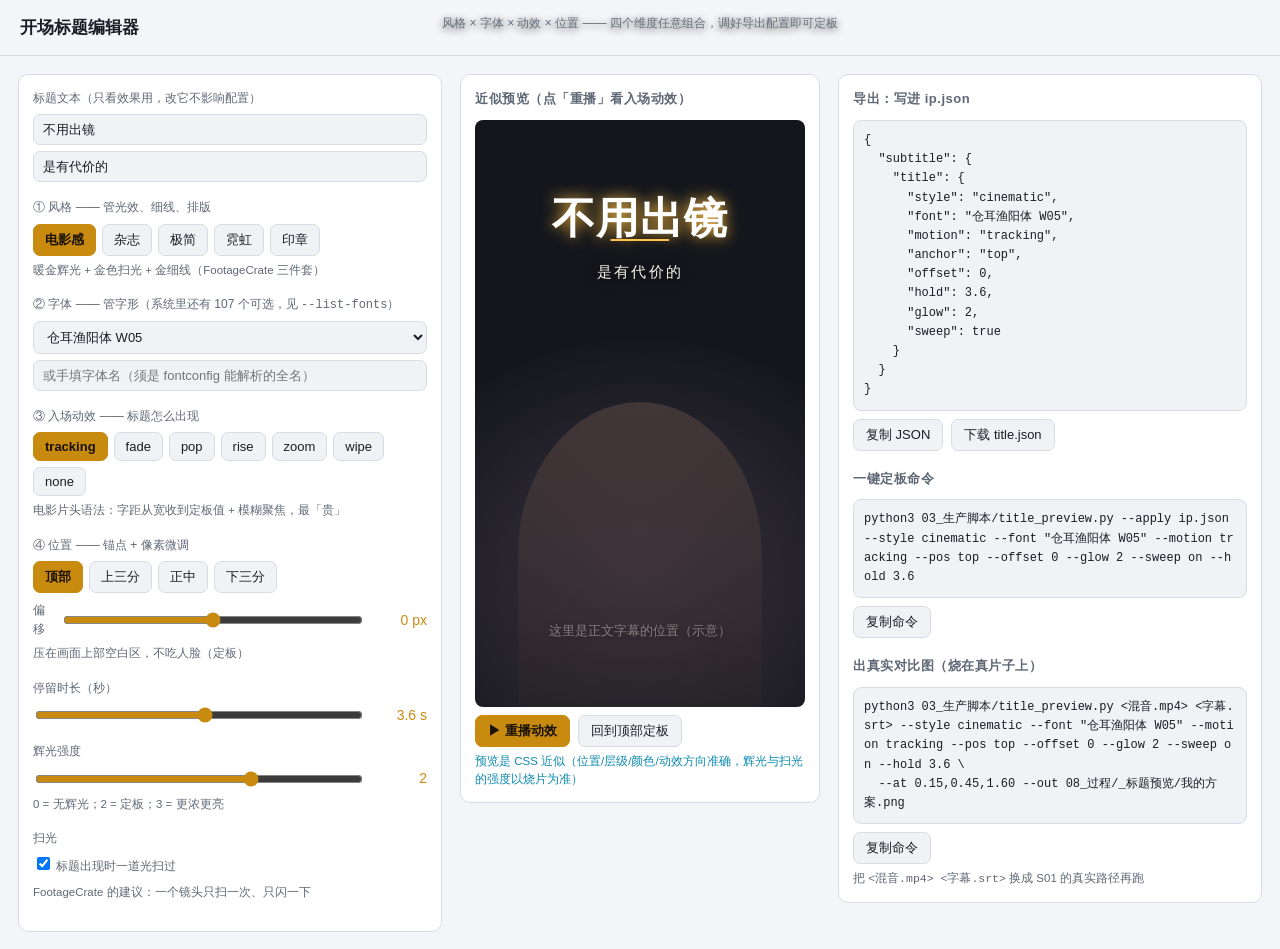
<file: templates/scripts/title_editor.html>
<!DOCTYPE html>
<html lang="zh-CN">
<head>
<meta charset="utf-8">
<meta name="viewport" content="width=device-width, initial-scale=1">
<title>开场标题编辑器 · ai-video-studio</title>
<style>
  :root{
    --bg:#12141a; --panel:#1b1e26; --panel2:#232733; --line:#333a48;
    --fg:#e8eaf0; --dim:#9aa3b2; --acc:#ffc24b; --acc2:#5cd1ff;
  }
  @media (prefers-color-scheme: light){
    :root{
      --bg:#f4f5f8; --panel:#ffffff; --panel2:#f0f2f6; --line:#d8dce4;
      --fg:#1a1d24; --dim:#5f6875; --acc:#c98a10; --acc2:#0d8ab0;
    }
  }
  *{box-sizing:border-box}
  body{margin:0;background:var(--bg);color:var(--fg);
       font:14px/1.6 -apple-system,"PingFang SC","微软雅黑",sans-serif}
  header{padding:14px 20px;border-bottom:1px solid var(--line);display:flex;
         align-items:baseline;gap:12px;flex-wrap:wrap}
  header h1{margin:0;font-size:17px}
  header .sub{color:var(--dim);font-size:12px}
  .wrap{display:flex;gap:18px;padding:18px;flex-wrap:wrap;align-items:flex-start}
  .col{background:var(--panel);border:1px solid var(--line);border-radius:10px;padding:14px}
  .col.params{flex:1 1 380px;min-width:340px}
  .col.preview{flex:0 0 360px}
  h2{margin:0 0 10px;font-size:13px;color:var(--dim);font-weight:600;letter-spacing:.04em}
  .grp{margin-bottom:16px}
  .grp>label{display:block;font-size:12px;color:var(--dim);margin-bottom:6px}
  .chips{display:flex;flex-wrap:wrap;gap:6px}
  .chip{border:1px solid var(--line);background:var(--panel2);color:var(--fg);
        border-radius:7px;padding:6px 11px;cursor:pointer;font-size:13px;transition:.12s}
  .chip:hover{border-color:var(--acc)}
  .chip.on{background:var(--acc);color:#1a1205;border-color:var(--acc);font-weight:600}
  select,input[type=text]{width:100%;background:var(--panel2);color:var(--fg);
        border:1px solid var(--line);border-radius:7px;padding:7px 9px;font-size:13px}
  input[type=range]{width:100%;accent-color:var(--acc)}
  .row{display:flex;align-items:center;gap:10px}
  .row .val{min-width:52px;text-align:right;color:var(--acc);font-variant-numeric:tabular-nums}
  .hint{color:var(--dim);font-size:11.5px;margin-top:5px}
  .sw{display:flex;align-items:center;gap:8px;cursor:pointer}

  /* 预览：864x1536 等比缩到面板宽度 */
  .stage{position:relative;width:100%;aspect-ratio:864/1536;border-radius:8px;
         overflow:hidden;background:radial-gradient(120% 60% at 50% 78%,#3a3340 0%,#15161c 70%)}
  .stage::after{content:"";position:absolute;left:50%;bottom:0;transform:translateX(-50%);
         width:74%;height:52%;border-radius:50% 50% 0 0;
         background:linear-gradient(#5b4a44,#2b2429);opacity:.55}
  .ph{position:absolute;inset:0}
  .ttl{position:absolute;left:0;right:0;text-align:center;color:#fff;
       font-weight:700;letter-spacing:.02em;white-space:nowrap;
       text-shadow:0 3px 12px rgba(0,0,0,.85)}
  .sub{position:absolute;left:0;right:0;text-align:center;color:#f5f2ea;opacity:.95;
       text-shadow:0 2px 8px rgba(0,0,0,.8)}
  .rule{position:absolute;left:50%;transform:translateX(-50%);height:2px;
        background:#ffc24b;border-radius:2px}
  .cue{position:absolute;left:0;right:0;bottom:11%;text-align:center;color:#fff;
       font-size:13px;opacity:.85;text-shadow:0 2px 6px rgba(0,0,0,.9)}
  .sweep{position:absolute;inset:0;pointer-events:none;
         background:linear-gradient(100deg,transparent 42%,rgba(255,209,92,.85) 50%,transparent 58%);
         mix-blend-mode:screen;opacity:0}

  @keyframes kfade{from{opacity:0}to{opacity:1}}
  @keyframes kpop{0%{transform:scale(.88)}65%{transform:scale(1.14)}100%{transform:scale(1)}}
  @keyframes krise{from{transform:translateY(26px);opacity:0}to{transform:none;opacity:1}}
  @keyframes kzoom{from{transform:scale(1.26);filter:blur(2px)}to{transform:none;filter:none}}
  @keyframes kwipe{from{clip-path:inset(0 100% 0 0)}to{clip-path:inset(0 0 0 0)}}
  @keyframes ktrack{from{letter-spacing:.30em;filter:blur(2px)}to{letter-spacing:.02em;filter:none}}
  @keyframes ksweep{0%{transform:translateX(-120%);opacity:0}
                    30%{opacity:1}100%{transform:translateX(120%);opacity:0}}
  .anim{animation-duration:.46s;animation-fill-mode:both;animation-timing-function:ease-out}
  .a-fade{animation-name:kfade} .a-pop{animation-name:kpop;animation-duration:.78s}
  .a-rise{animation-name:krise} .a-zoom{animation-name:kzoom}
  .a-wipe{animation-name:kwipe} .a-tracking{animation-name:ktrack}
  .a-none{animation:none}
  .sweep.play{animation:ksweep .62s ease-in-out .28s both}

  pre{background:var(--panel2);border:1px solid var(--line);border-radius:8px;
      padding:10px;font-size:12px;overflow:auto;margin:0;white-space:pre-wrap;word-break:break-all}
  .btns{display:flex;gap:8px;margin-top:8px;flex-wrap:wrap}
  button{border:1px solid var(--line);background:var(--panel2);color:var(--fg);
         border-radius:7px;padding:6px 12px;cursor:pointer;font-size:13px}
  button:hover{border-color:var(--acc)}
  button.pri{background:var(--acc);color:#1a1205;border-color:var(--acc);font-weight:600}
  .warn{color:var(--acc2);font-size:11.5px}
</style>
</head>
<body>
<header>
  <h1>开场标题编辑器</h1>
  <span class="sub">风格 × 字体 × 动效 × 位置 —— 四个维度任意组合，调好导出配置即可定板</span>
</header>

<div class="wrap">
  <!-- ============ 左：参数 ============ -->
  <div class="col params">
    <div class="grp">
      <label>标题文本（只看效果用，改它不影响配置）</label>
      <div class="row"><input type="text" id="txtMain" value="不用出镜"></div>
      <div class="row" style="margin-top:6px"><input type="text" id="txtSub" value="是有代价的"></div>
    </div>

    <div class="grp">
      <label>① 风格 —— 管光效、细线、排版</label>
      <div class="chips" id="styles"></div>
      <div class="hint" id="styleDesc"></div>
    </div>

    <div class="grp">
      <label>② 字体 —— 管字形（系统里还有 107 个可选，见 <code>--list-fonts</code>）</label>
      <select id="fontSel"></select>
      <div class="row" style="margin-top:6px">
        <input type="text" id="fontCustom" placeholder="或手填字体名（须是 fontconfig 能解析的全名）">
      </div>
    </div>

    <div class="grp">
      <label>③ 入场动效 —— 标题怎么出现</label>
      <div class="chips" id="motions"></div>
      <div class="hint" id="motionDesc"></div>
    </div>

    <div class="grp">
      <label>④ 位置 —— 锚点 + 像素微调</label>
      <div class="chips" id="anchors"></div>
      <div class="row" style="margin-top:8px">
        <span style="color:var(--dim);font-size:12px">偏移</span>
        <input type="range" id="offset" min="-400" max="400" step="10" value="0">
        <span class="val" id="offsetV">0 px</span>
      </div>
      <div class="hint" id="anchorDesc"></div>
    </div>

    <div class="grp">
      <label>停留时长（秒）</label>
      <div class="row">
        <input type="range" id="hold" min="1" max="6" step="0.1" value="3.6">
        <span class="val" id="holdV">3.6 s</span>
      </div>
    </div>

    <div class="grp">
      <label>辉光强度</label>
      <div class="row">
        <input type="range" id="glow" min="0" max="3" step="1" value="2">
        <span class="val" id="glowV">2</span>
      </div>
      <div class="hint">0 = 无辉光；2 = 定板；3 = 更浓更亮</div>
    </div>

    <div class="grp">
      <label>扫光</label>
      <label class="sw"><input type="checkbox" id="sweep" checked> 标题出现时一道光扫过</label>
      <div class="hint">FootageCrate 的建议：一个镜头只扫一次、只闪一下</div>
    </div>
  </div>

  <!-- ============ 中：预览 ============ -->
  <div class="col preview">
    <h2>近似预览（点「重播」看入场动效）</h2>
    <div class="stage" id="stage">
      <div class="ph">
        <div class="sweep" id="sweepEl"></div>
        <div class="ttl" id="ttl"></div>
        <div class="rule" id="rule"></div>
        <div class="sub" id="subEl"></div>
        <div class="cue">这里是正文字幕的位置（示意）</div>
      </div>
    </div>
    <div class="btns">
      <button class="pri" id="replay">▶ 重播动效</button>
      <button id="toTop">回到顶部定板</button>
    </div>
    <div class="hint warn">预览是 CSS 近似（位置/层级/颜色/动效方向准确，辉光与扫光的强度以烧片为准）</div>
  </div>

  <!-- ============ 右：导出 ============ -->
  <div class="col params">
    <h2>导出：写进 ip.json</h2>
    <pre id="jsonOut"></pre>
    <div class="btns">
      <button id="copyJson">复制 JSON</button>
      <button id="dlJson">下载 title.json</button>
    </div>

    <h2 style="margin-top:18px">一键定板命令</h2>
    <pre id="cmdApply"></pre>
    <div class="btns"><button id="copyApply">复制命令</button></div>

    <h2 style="margin-top:18px">出真实对比图（烧在真片子上）</h2>
    <pre id="cmdPrev"></pre>
    <div class="btns"><button id="copyPrev">复制命令</button></div>
    <div class="hint">把 <code>&lt;混音.mp4&gt; &lt;字幕.srt&gt;</code> 换成 S01 的真实路径再跑</div>
  </div>
</div>

<script>
// ---- 与 substyle.py 保持一致的取值（改引擎要同步这里） ----
const STYLES = {
  cinematic:{cn:"电影感", glow:true,  rule:true,  desc:"暖金辉光 + 金色扫光 + 金细线（FootageCrate 三件套）"},
  magazine: {cn:"杂志",   glow:false, rule:true,  desc:"上下双细线夹主标，靠线与字距建立秩序，无光效"},
  pure:     {cn:"极简",   glow:false, rule:false, desc:"只有白字 + 细描边，最耐看，不吃画面"},
  neon:     {cn:"霓虹",   glow:true,  rule:false, desc:"青蓝双层辉光 + 白扫光 + 冷色描边，科技/潮流向"},
  stamp:    {cn:"印章",   glow:false, rule:false, desc:"金色底块横向展开 + 深色字反白，冲击力最强"},
};
const MOTIONS = {
  tracking:"电影片头语法：字距从宽收到定板值 + 模糊聚焦，最「贵」",
  fade:"只淡入不位移，最克制，任何画面都不会出错",
  pop:"剪映式缩放弹入（过冲到 114%），短视频语法",
  rise:"从下方 26px 浮上来，温和有呼吸感",
  zoom:"从 126% 推到 100%，带压迫感，适合强观点",
  wipe:"从左往右逐字显形（\\clip 横向展开）",
  none:"无动画，硬出硬收",
};
const ANCHORS = {
  top:   {cn:"顶部",    y:167, desc:"压在画面上部空白区，不吃人脸（定板）"},
  third: {cn:"上三分",  y:461, desc:"黄金分割线，画面重心更稳"},
  center:{cn:"正中",    y:624, desc:"适合信息型口播、无人物画面的片"},
  lower: {cn:"下三分",  y:952, desc:"接近字幕区，有压字幕风险（慎用）"},
};
const FONTS = ["仓耳渔阳体 W05","仓耳渔阳体 W04","思源宋体 CN Heavy","思源宋体 CN SemiBold",
  "思源黑体 CN Heavy","思源黑体 CN Bold","优设标题黑","优设标题圆","庞门正道标题体",
  "站酷高端黑","阿里巴巴普惠体 2.0 115 Black","千图厚黑体"];
const H = 1536, W = 864, SUB_GAP = 201;   // 副标相对主标的间距（1536 高下）

const S = {style:"cinematic", font:FONTS[0], motion:"tracking",
           anchor:"top", offset:0, hold:3.6, glow:2, sweep:true};
const $ = id => document.getElementById(id);

function chips(host, items, key, onpick){
  host.innerHTML = "";
  Object.entries(items).forEach(([k,v])=>{
    const b = document.createElement("button");
    b.className = "chip" + (S[key]===k ? " on" : "");
    b.textContent = (v.cn || k) + (key==="motion" ? "" : "");
    b.onclick = ()=>{ S[key]=k; chips(host, items, key, onpick); onpick && onpick(k); render(); };
    host.appendChild(b);
  });
}
function buildUI(){
  chips($("styles"), STYLES, "style", k=>{ $("styleDesc").textContent = STYLES[k].desc; });
  $("styleDesc").textContent = STYLES[S.style].desc;
  chips($("motions"), Object.fromEntries(Object.keys(MOTIONS).map(k=>[k,{cn:k}])), "motion",
        k=>{ $("motionDesc").textContent = MOTIONS[k]; });
  $("motionDesc").textContent = MOTIONS[S.motion];
  chips($("anchors"), ANCHORS, "anchor", k=>{ $("anchorDesc").textContent = ANCHORS[k].desc; });
  $("anchorDesc").textContent = ANCHORS[S.anchor].desc;
  $("fontSel").innerHTML = FONTS.map(f=>`<option${f===S.font?" selected":""}>${f}</option>`).join("");
  $("fontSel").onchange = e=>{ S.font = e.target.value; $("fontCustom").value=""; render(); };
  $("fontCustom").oninput = e=>{ if(e.target.value.trim()){ S.font = e.target.value.trim(); render(); } };
  [["offset","offsetV",v=>v+" px"],["hold","holdV",v=>v+" s"],["glow","glowV",v=>v]]
    .forEach(([id,vid,fmt])=>{
      $(id).oninput = e=>{ S[id] = parseFloat(e.target.value); $(vid).textContent = fmt(S[id]); render(); };
    });
  $("sweep").onchange = e=>{ S.sweep = e.target.checked; render(); };
  $("txtMain").oninput = $("txtSub").oninput = render;
  $("replay").onclick = ()=>render(true);
  $("toTop").onclick = ()=>{ Object.assign(S,{anchor:"top",offset:0});
    $("offset").value=0; $("offsetV").textContent="0 px"; buildUI(); render(true); };
}

function titleFs(txt){                       // 与 substyle._title_fs 同逻辑
  const n = (txt||"").replace(/[，。？！、；：\s]/g,"").length;
  return 90 * (n<=4 ? 1.24 : n<=6 ? 1.12 : 1);
}
function render(replay){
  const st = STYLES[S.style];
  const k  = $("stage").clientWidth / W || 0.39;      // 预览缩放
  const y  = (ANCHORS[S.anchor].y + S.offset) * k;
  const fs = titleFs($("txtMain").value) * k;
  const ss = 38 * k;

  const t = $("ttl");
  t.textContent = $("txtMain").value;
  t.style.top = y + "px";
  t.style.fontSize = fs + "px";
  t.style.fontFamily = `"${S.font}", sans-serif`;
  t.style.letterSpacing = ".02em";
  t.className = "ttl anim a-" + S.motion;
  if (S.style === "stamp"){
    t.style.display = "inline-block"; t.style.background = "#ffc24b"; t.style.color = "#1a1205";
    t.style.padding = `${fs*0.12}px ${fs*0.22}px`; t.style.textShadow = "none";
  } else {
    t.style.background = "transparent"; t.style.color = "#fff"; t.style.padding = "0";
    t.style.textShadow = (S.glow>0 && st.glow)
      ? `0 0 ${S.glow*7}px ${S.style==="neon"?"#00e5ff":"#ffc24b"}, 0 3px 12px rgba(0,0,0,.85)`
      : "0 3px 12px rgba(0,0,0,.85)";
  }

  const r = $("rule");
  r.style.display = st.rule ? "block" : "none";
  r.style.top = (y + fs*1.30) + "px";
  r.style.width = (W*0.18*k) + "px";

  const s = $("subEl");
  s.textContent = $("txtSub").value;
  s.style.top = (y + SUB_GAP*k) + "px";
  s.style.fontSize = ss + "px";
  s.style.fontFamily = `"${S.font}", sans-serif`;
  s.style.letterSpacing = ".14em";
  s.className = "sub anim a-" + (S.motion==="none" ? "none" : "fade");

  const sw = $("sweepEl");
  sw.className = "sweep" + (S.sweep && st.glow ? " play" : "");

  if (replay){                                  // 重启 CSS 动画
    [t,s,sw].forEach(el=>{ el.style.animation = "none"; void el.offsetHeight; el.style.animation = ""; });
  }

  // ---- 导出 ----
  const cfg = {style:S.style, font:S.font, motion:S.motion, anchor:S.anchor,
               offset:S.offset, hold:S.hold, glow:S.glow, sweep:S.sweep};
  $("jsonOut").textContent = JSON.stringify({subtitle:{title:cfg}}, null, 2);
  const q = `"${S.font}"`;
  const base = `--style ${S.style} --font ${q} --motion ${S.motion} --pos ${S.anchor} `+
               `--offset ${S.offset} --glow ${S.glow} --sweep ${S.sweep?"on":"off"} --hold ${S.hold}`;
  $("cmdApply").textContent = `python3 03_生产脚本/title_preview.py --apply ip.json ${base}`;
  $("cmdPrev").textContent =
    `python3 03_生产脚本/title_preview.py <混音.mp4> <字幕.srt> ${base} \\\n`+
    `  --at 0.15,0.45,1.60 --out 08_过程/_标题预览/我的方案.png`;
}
function copy(id){
  navigator.clipboard.writeText($(id).textContent).then(()=>{
    const b = event.target; const t = b.textContent; b.textContent = "✓ 已复制";
    setTimeout(()=>b.textContent = t, 1200);
  });
}
$("copyJson").onclick = ()=>copy("jsonOut");
$("copyApply").onclick = ()=>copy("cmdApply");
$("copyPrev").onclick = ()=>copy("cmdPrev");
$("dlJson").onclick = ()=>{
  const blob = new Blob([$("jsonOut").textContent], {type:"application/json"});
  const a = document.createElement("a");
  a.href = URL.createObjectURL(blob); a.download = "title.json"; a.click();
};
buildUI(); render(true);
window.addEventListener("resize", ()=>render(false));
</script>
</body>
</html>
</file>
